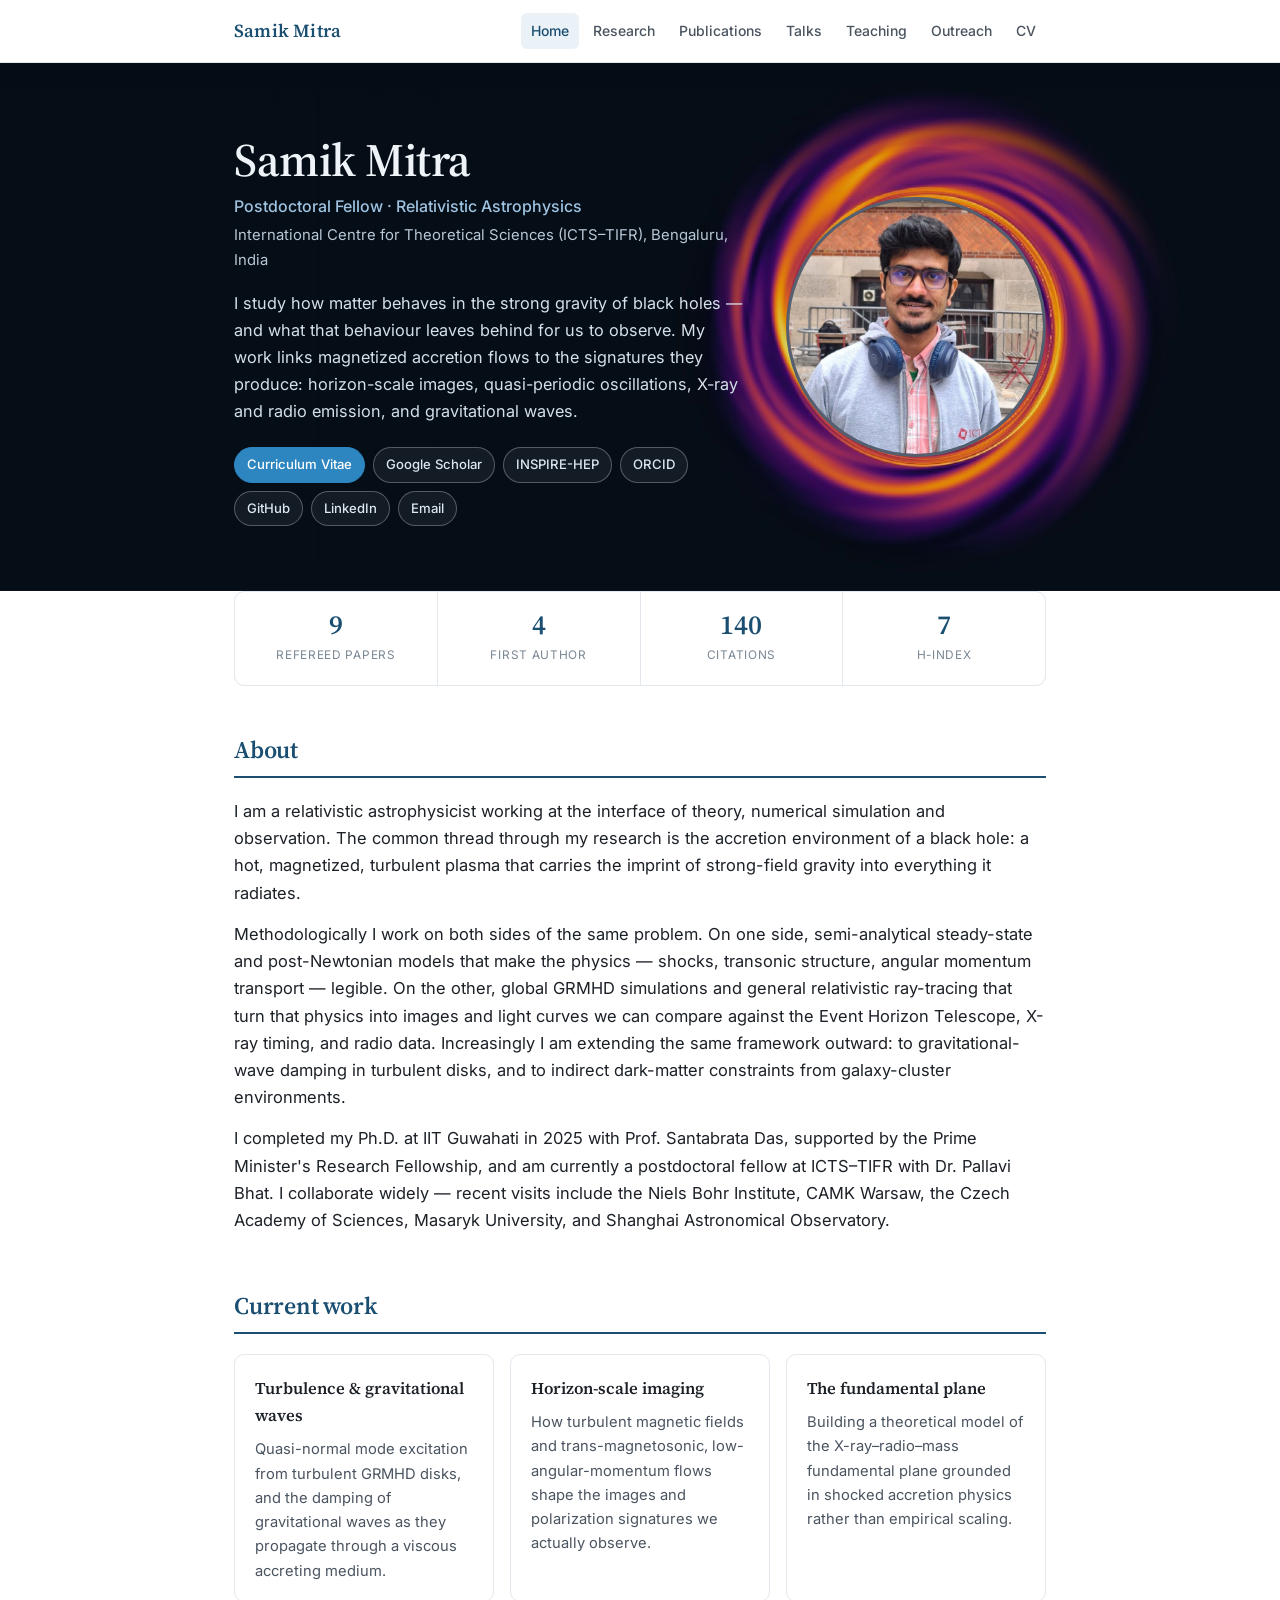
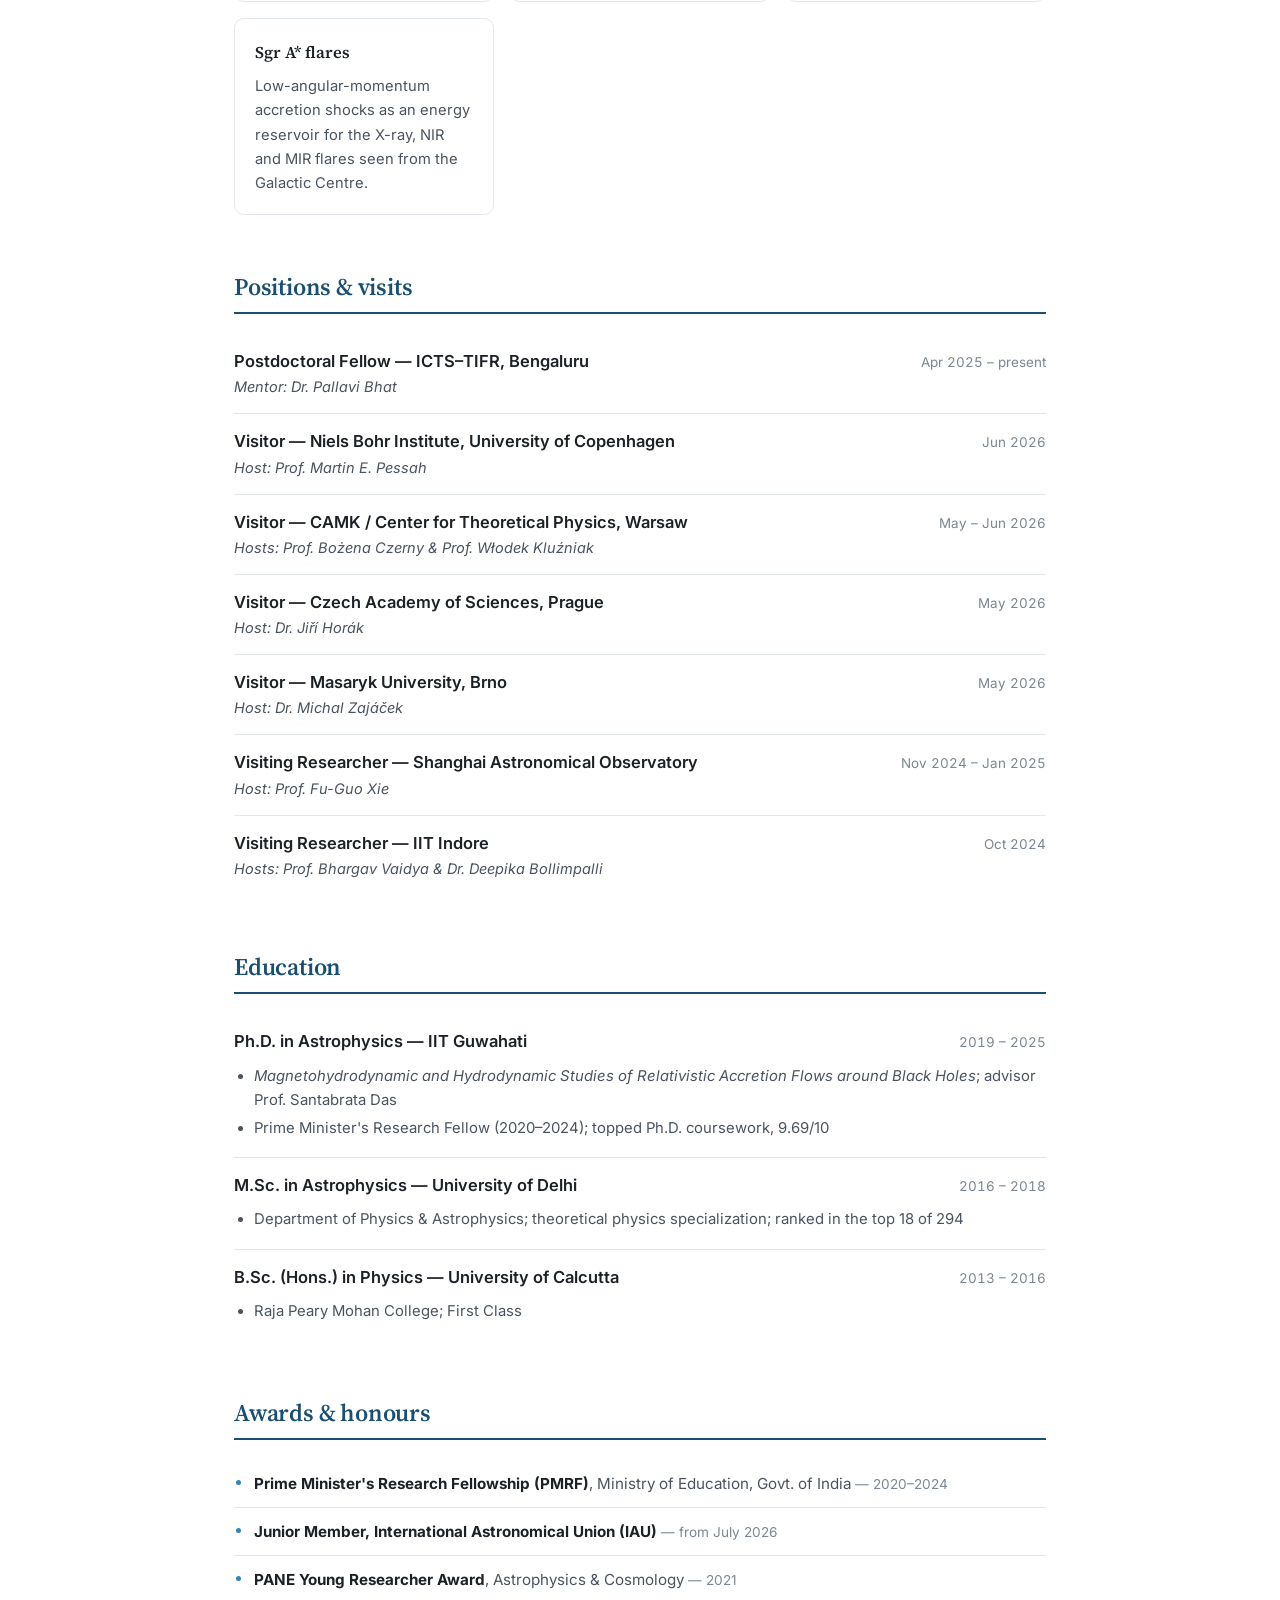
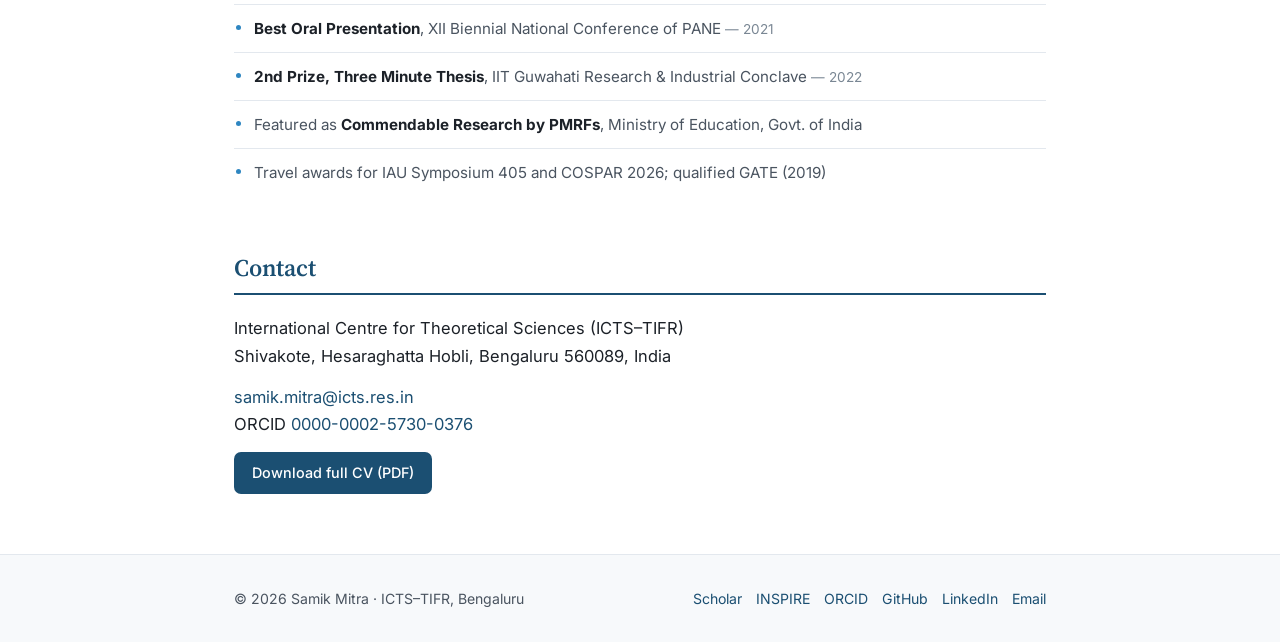
<file: index.html>
<!DOCTYPE html>
<html lang="en">
<head>
<meta charset="utf-8">
<meta name="viewport" content="width=device-width, initial-scale=1">
<title>Samik Mitra — Relativistic Astrophysics</title>
<meta name="description" content="Samik Mitra — postdoctoral fellow at ICTS-TIFR working on black hole accretion, GRMHD, gravitational waves and horizon-scale imaging.">
<link rel="preconnect" href="https://fonts.googleapis.com">
<link rel="preconnect" href="https://fonts.gstatic.com" crossorigin>
<link href="https://fonts.googleapis.com/css2?family=Inter:wght@400;500;600&family=Source+Serif+4:opsz,wght@8..60,400;8..60,600&display=swap" rel="stylesheet">
<link rel="stylesheet" href="style.css">
</head>
<body>

<header class="site">
  <div class="wrap">
    <a class="brand" href="index.html">Samik Mitra</a>
    <nav class="site">
      <a href="index.html" class="active">Home</a>
      <a href="research.html">Research</a>
      <a href="publications.html">Publications</a>
      <a href="talks.html">Talks</a>
      <a href="teaching.html">Teaching</a>
      <a href="outreach.html">Outreach</a>
      <a href="cv/Mitra_Samik_CV.pdf">CV</a>
    </nav>
  </div>
</header>

<div class="hero">
  <div class="hero-art"><img src="assets/hero.jpg" alt="Ray-traced image of a magnetized accretion flow around a black hole, from my GRMHD simulations"></div>
  <div class="wrap">
    <div>
      <h1>Samik Mitra</h1>
      <p class="role">Postdoctoral Fellow · Relativistic Astrophysics</p>
      <p class="affil">International Centre for Theoretical Sciences (ICTS&ndash;TIFR), Bengaluru, India</p>
      <p class="lede">
        I study how matter behaves in the strong gravity of black holes &mdash; and what that
        behaviour leaves behind for us to observe. My work links magnetized accretion flows to
        the signatures they produce: horizon-scale images, quasi-periodic oscillations,
        X-ray and radio emission, and gravitational waves.
      </p>
      <div class="links">
        <a class="primary" href="cv/Mitra_Samik_CV.pdf">Curriculum Vitae</a>
        <a href="https://scholar.google.com/citations?hl=en&user=CJJ-J1IAAAAJ">Google Scholar</a>
        <a href="https://inspirehep.net/authors/2062596">INSPIRE-HEP</a>
        <a href="https://orcid.org/0000-0002-5730-0376">ORCID</a>
        <a href="https://github.com/R-0-n-Y">GitHub</a>
        <a href="https://www.linkedin.com/in/samik-mitra-608916213/">LinkedIn</a>
        <a href="mailto:samik.mitra@icts.res.in">Email</a>
      </div>
    </div>
    <div>
      <img class="portrait" src="assets/portrait.jpg" alt="Samik Mitra">
    </div>
  </div>
</div>

<main class="wrap">

  <div class="stats">
    <div class="stat"><span class="n">9</span><span class="l">Refereed papers</span></div>
    <div class="stat"><span class="n">4</span><span class="l">First author</span></div>
    <div class="stat"><span class="n">140</span><span class="l">Citations</span></div>
    <div class="stat"><span class="n">7</span><span class="l">h-index</span></div>
  </div>

  <section>
    <h2 class="ruled">About</h2>
    <p>
      I am a relativistic astrophysicist working at the interface of theory, numerical simulation
      and observation. The common thread through my research is the accretion environment of a
      black hole: a hot, magnetized, turbulent plasma that carries the imprint of strong-field
      gravity into everything it radiates.
    </p>
    <p>
      Methodologically I work on both sides of the same problem. On one side, semi-analytical
      steady-state and post-Newtonian models that make the physics &mdash; shocks, transonic
      structure, angular momentum transport &mdash; legible. On the other, global GRMHD simulations
      and general relativistic ray-tracing that turn that physics into images and light curves
      we can compare against the Event Horizon Telescope, X-ray timing, and radio data.
      Increasingly I am extending the same framework outward: to gravitational-wave damping in
      turbulent disks, and to indirect dark-matter constraints from galaxy-cluster environments.
    </p>
    <p>
      I completed my Ph.D. at IIT Guwahati in 2025 with Prof. Santabrata Das, supported by the
      Prime Minister's Research Fellowship, and am currently a postdoctoral fellow at ICTS&ndash;TIFR
      with Dr. Pallavi Bhat. I collaborate widely &mdash; recent visits include the Niels Bohr
      Institute, CAMK Warsaw, the Czech Academy of Sciences, Masaryk University, and Shanghai
      Astronomical Observatory.
    </p>
  </section>

  <section>
    <h2 class="ruled">Current work</h2>
    <div class="cards">
      <div class="card">
        <h3>Turbulence &amp; gravitational waves</h3>
        <p>Quasi-normal mode excitation from turbulent GRMHD disks, and the damping of gravitational
           waves as they propagate through a viscous accreting medium.</p>
      </div>
      <div class="card">
        <h3>Horizon-scale imaging</h3>
        <p>How turbulent magnetic fields and trans-magnetosonic, low-angular-momentum flows shape
           the images and polarization signatures we actually observe.</p>
      </div>
      <div class="card">
        <h3>The fundamental plane</h3>
        <p>Building a theoretical model of the X-ray&ndash;radio&ndash;mass fundamental plane grounded
           in shocked accretion physics rather than empirical scaling.</p>
      </div>
      <div class="card">
        <h3>Sgr A* flares</h3>
        <p>Low-angular-momentum accretion shocks as an energy reservoir for the X-ray, NIR and MIR
           flares seen from the Galactic Centre.</p>
      </div>
    </div>
  </section>

  <section>
    <h2 class="ruled">Positions &amp; visits</h2>
    <div class="entry">
      <div class="top"><span class="what">Postdoctoral Fellow &mdash; ICTS&ndash;TIFR, Bengaluru</span><span class="when">Apr 2025 &ndash; present</span></div>
      <div class="who">Mentor: Dr. Pallavi Bhat</div>
    </div>
    <div class="entry">
      <div class="top"><span class="what">Visitor &mdash; Niels Bohr Institute, University of Copenhagen</span><span class="when">Jun 2026</span></div>
      <div class="who">Host: Prof. Martin E. Pessah</div>
    </div>
    <div class="entry">
      <div class="top"><span class="what">Visitor &mdash; CAMK / Center for Theoretical Physics, Warsaw</span><span class="when">May &ndash; Jun 2026</span></div>
      <div class="who">Hosts: Prof. Bo&#380;ena Czerny &amp; Prof. W&#322;odek Klu&#378;niak</div>
    </div>
    <div class="entry">
      <div class="top"><span class="what">Visitor &mdash; Czech Academy of Sciences, Prague</span><span class="when">May 2026</span></div>
      <div class="who">Host: Dr. Ji&#345;&iacute; Hor&aacute;k</div>
    </div>
    <div class="entry">
      <div class="top"><span class="what">Visitor &mdash; Masaryk University, Brno</span><span class="when">May 2026</span></div>
      <div class="who">Host: Dr. Michal Zaj&aacute;&#269;ek</div>
    </div>
    <div class="entry">
      <div class="top"><span class="what">Visiting Researcher &mdash; Shanghai Astronomical Observatory</span><span class="when">Nov 2024 &ndash; Jan 2025</span></div>
      <div class="who">Host: Prof. Fu-Guo Xie</div>
    </div>
    <div class="entry">
      <div class="top"><span class="what">Visiting Researcher &mdash; IIT Indore</span><span class="when">Oct 2024</span></div>
      <div class="who">Hosts: Prof. Bhargav Vaidya &amp; Dr. Deepika Bollimpalli</div>
    </div>
  </section>

  <section>
    <h2 class="ruled">Education</h2>
    <div class="entry">
      <div class="top"><span class="what">Ph.D. in Astrophysics &mdash; IIT Guwahati</span><span class="when">2019 &ndash; 2025</span></div>
      <ul>
        <li><em>Magnetohydrodynamic and Hydrodynamic Studies of Relativistic Accretion Flows around Black Holes</em>; advisor Prof. Santabrata Das</li>
        <li>Prime Minister's Research Fellow (2020&ndash;2024); topped Ph.D. coursework, 9.69/10</li>
      </ul>
    </div>
    <div class="entry">
      <div class="top"><span class="what">M.Sc. in Astrophysics &mdash; University of Delhi</span><span class="when">2016 &ndash; 2018</span></div>
      <ul><li>Department of Physics &amp; Astrophysics; theoretical physics specialization; ranked in the top 18 of 294</li></ul>
    </div>
    <div class="entry">
      <div class="top"><span class="what">B.Sc. (Hons.) in Physics &mdash; University of Calcutta</span><span class="when">2013 &ndash; 2016</span></div>
      <ul><li>Raja Peary Mohan College; First Class</li></ul>
    </div>
  </section>

  <section>
    <h2 class="ruled">Awards &amp; honours</h2>
    <ul class="plain">
      <li><strong>Prime Minister's Research Fellowship (PMRF)</strong>, Ministry of Education, Govt. of India <span class="meta">— 2020&ndash;2024</span></li>
      <li><strong>Junior Member, International Astronomical Union (IAU)</strong> <span class="meta">— from July 2026</span></li>
      <li><strong>PANE Young Researcher Award</strong>, Astrophysics &amp; Cosmology <span class="meta">— 2021</span></li>
      <li><strong>Best Oral Presentation</strong>, XII Biennial National Conference of PANE <span class="meta">— 2021</span></li>
      <li><strong>2nd Prize, Three Minute Thesis</strong>, IIT Guwahati Research &amp; Industrial Conclave <span class="meta">— 2022</span></li>
      <li>Featured as <strong>Commendable Research by PMRFs</strong>, Ministry of Education, Govt. of India</li>
      <li>Travel awards for IAU Symposium 405 and COSPAR 2026; qualified GATE (2019)</li>
    </ul>
  </section>

  <section>
    <h2 class="ruled">Contact</h2>
    <p>
      International Centre for Theoretical Sciences (ICTS&ndash;TIFR)<br>
      Shivakote, Hesaraghatta Hobli, Bengaluru 560089, India
    </p>
    <p>
      <a href="mailto:samik.mitra@icts.res.in">samik.mitra@icts.res.in</a><br>
      ORCID <a href="https://orcid.org/0000-0002-5730-0376">0000-0002-5730-0376</a>
    </p>
    <p><a class="btn" href="cv/Mitra_Samik_CV.pdf">Download full CV (PDF)</a></p>
  </section>

</main>

<footer class="site">
  <div class="wrap">
    <div>&copy; 2026 Samik Mitra · ICTS&ndash;TIFR, Bengaluru</div>
    <div class="fl">
      <a href="https://scholar.google.com/citations?hl=en&user=CJJ-J1IAAAAJ">Scholar</a>
      <a href="https://inspirehep.net/authors/2062596">INSPIRE</a>
      <a href="https://orcid.org/0000-0002-5730-0376">ORCID</a>
      <a href="https://github.com/R-0-n-Y">GitHub</a>
      <a href="https://www.linkedin.com/in/samik-mitra-608916213/">LinkedIn</a>
      <a href="mailto:samik.mitra@icts.res.in">Email</a>
    </div>
  </div>
</footer>

</body>
</html>
</file>
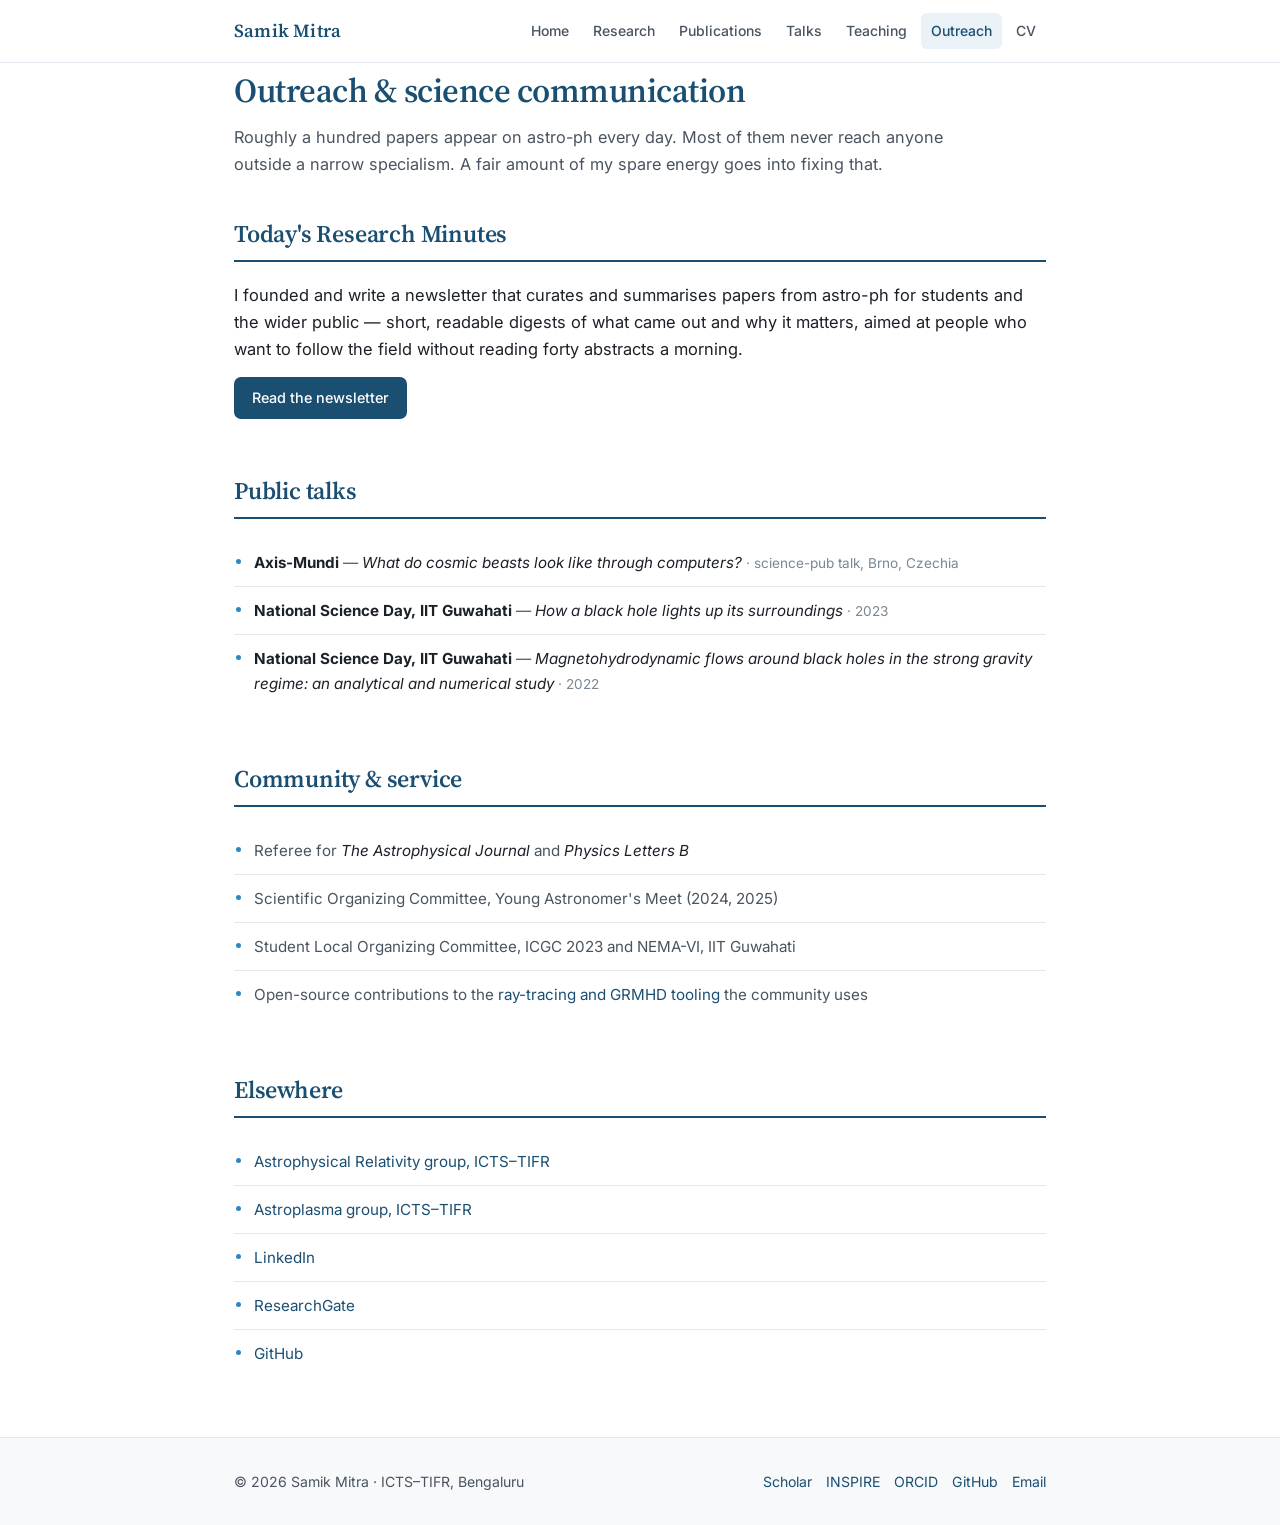
<file: outreach.html>
<!DOCTYPE html>
<html lang="en">
<head>
<meta charset="utf-8">
<meta name="viewport" content="width=device-width, initial-scale=1">
<title>Outreach — Samik Mitra</title>
<meta name="description" content="Science communication, public talks and Today's Research Minutes — a newsletter summarising astro-ph papers.">
<link rel="preconnect" href="https://fonts.googleapis.com">
<link rel="preconnect" href="https://fonts.gstatic.com" crossorigin>
<link href="https://fonts.googleapis.com/css2?family=Inter:wght@400;500;600&family=Source+Serif+4:opsz,wght@8..60,400;8..60,600&display=swap" rel="stylesheet">
<link rel="stylesheet" href="style.css">
</head>
<body>

<header class="site">
  <div class="wrap">
    <a class="brand" href="index.html">Samik Mitra</a>
    <nav class="site">
      <a href="index.html">Home</a>
      <a href="research.html">Research</a>
      <a href="publications.html">Publications</a>
      <a href="talks.html">Talks</a>
      <a href="teaching.html">Teaching</a>
      <a href="outreach.html" class="active">Outreach</a>
      <a href="cv/Mitra_Samik_CV.pdf">CV</a>
    </nav>
  </div>
</header>

<main class="wrap">
  <h1 class="page-title">Outreach &amp; science communication</h1>
  <p class="page-intro">
    Roughly a hundred papers appear on astro-ph every day. Most of them never reach anyone
    outside a narrow specialism. A fair amount of my spare energy goes into fixing that.
  </p>

  <section>
    <h2 class="ruled">Today's Research Minutes</h2>
    <p>
      I founded and write a newsletter that curates and summarises papers from astro-ph for
      students and the wider public &mdash; short, readable digests of what came out and why it
      matters, aimed at people who want to follow the field without reading forty abstracts
      a morning.
    </p>
    <p>
      <a class="btn" href="https://www.linkedin.com/newsletters/today-s-research-minutes-7396825447063445504/">Read the newsletter</a>
    </p>
  </section>

  <section>
    <h2 class="ruled">Public talks</h2>
    <ul class="plain">
      <li><strong>Axis-Mundi</strong> — <em>What do cosmic beasts look like through computers?</em><span class="meta"> · science-pub talk, Brno, Czechia</span></li>
      <li><strong>National Science Day, IIT Guwahati</strong> — <em>How a black hole lights up its surroundings</em> <span class="meta">· 2023</span></li>
      <li><strong>National Science Day, IIT Guwahati</strong> — <em>Magnetohydrodynamic flows around black holes in the strong gravity regime: an analytical and numerical study</em> <span class="meta">· 2022</span></li>
    </ul>
  </section>

  <section>
    <h2 class="ruled">Community &amp; service</h2>
    <ul class="plain">
      <li>Referee for <em>The Astrophysical Journal</em> and <em>Physics Letters B</em></li>
      <li>Scientific Organizing Committee, Young Astronomer's Meet (2024, 2025)</li>
      <li>Student Local Organizing Committee, ICGC 2023 and NEMA-VI, IIT Guwahati</li>
      <li>Open-source contributions to the <a href="https://github.com/R-0-n-Y">ray-tracing and GRMHD tooling</a> the community uses</li>
    </ul>
  </section>

  <section>
    <h2 class="ruled">Elsewhere</h2>
    <ul class="plain">
      <li><a href="https://www.icts.res.in/research/astrorel/members">Astrophysical Relativity group, ICTS&ndash;TIFR</a></li>
      <li><a href="https://astroplasma.icts.res.in/">Astroplasma group, ICTS&ndash;TIFR</a></li>
      <li><a href="https://www.linkedin.com/in/samik-mitra-608916213/">LinkedIn</a></li>
      <li><a href="https://www.researchgate.net/profile/Samik-Mitra-2">ResearchGate</a></li>
      <li><a href="https://github.com/R-0-n-Y">GitHub</a></li>
    </ul>
  </section>

</main>

<footer class="site">
  <div class="wrap">
    <div>&copy; 2026 Samik Mitra · ICTS&ndash;TIFR, Bengaluru</div>
    <div class="fl">
      <a href="https://scholar.google.com/citations?hl=en&user=CJJ-J1IAAAAJ">Scholar</a>
      <a href="https://inspirehep.net/authors/2062596">INSPIRE</a>
      <a href="https://orcid.org/0000-0002-5730-0376">ORCID</a>
      <a href="https://github.com/R-0-n-Y">GitHub</a>
      <a href="mailto:samik.mitra@icts.res.in">Email</a>
    </div>
  </div>
</footer>

</body>
</html>
</file>
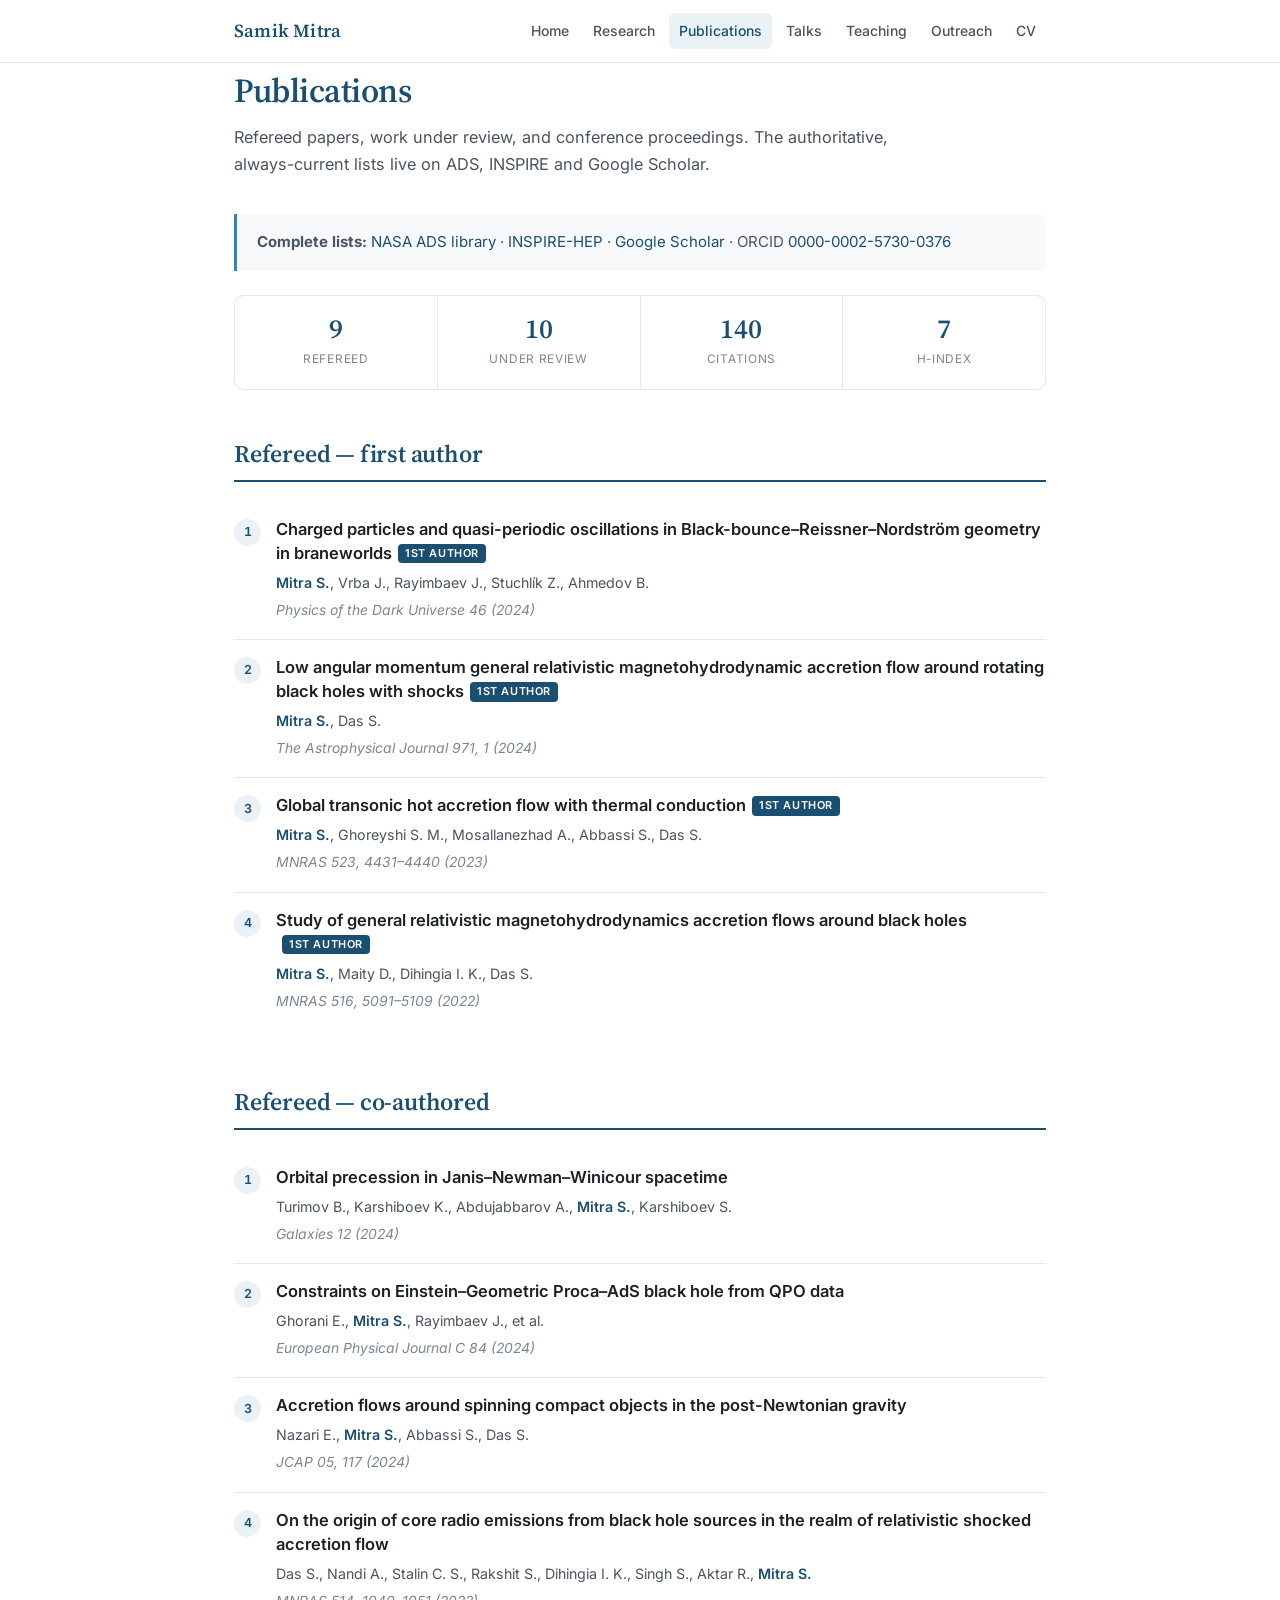
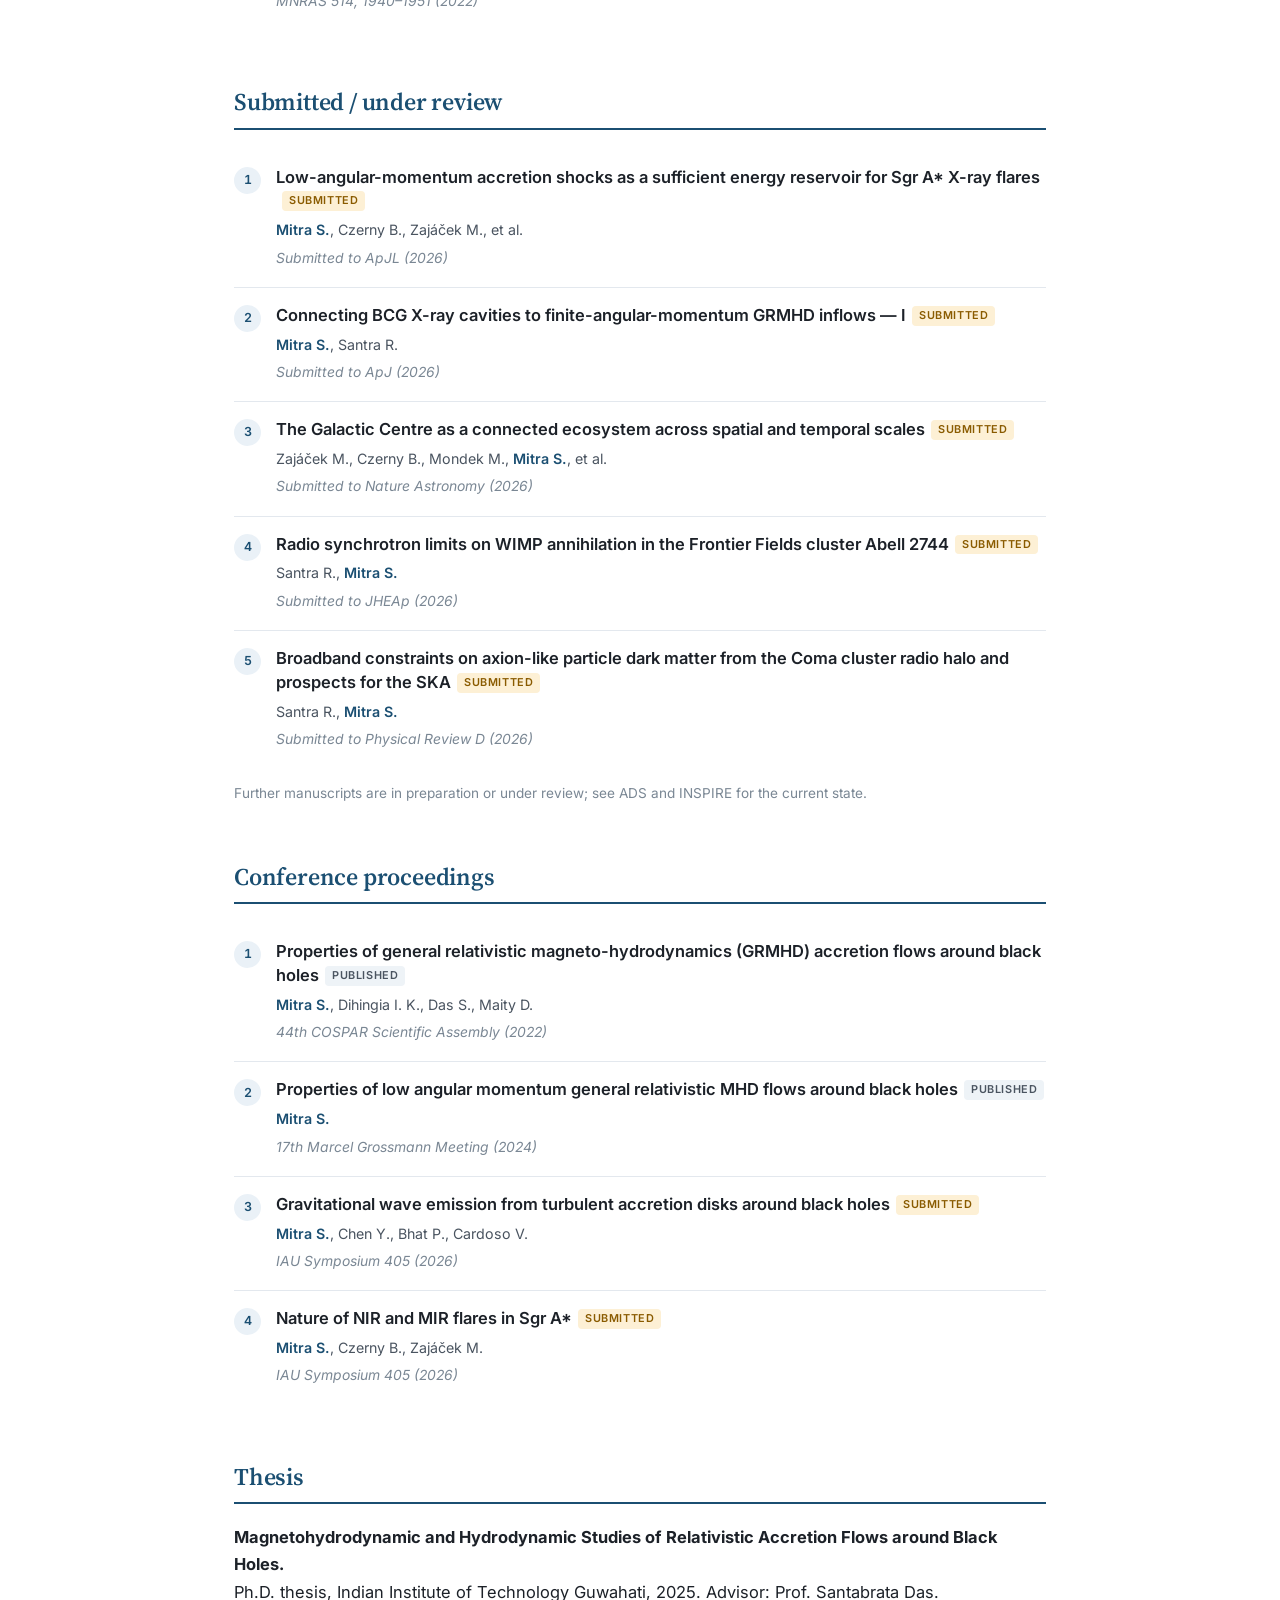
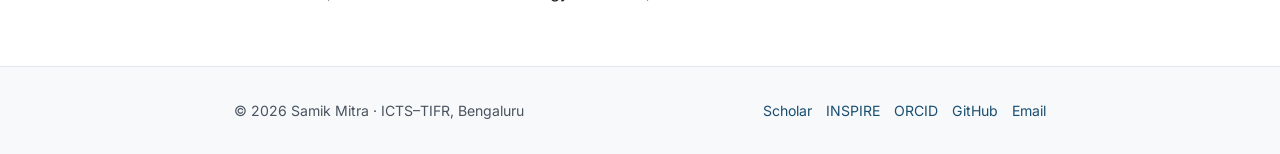
<file: publications.html>
<!DOCTYPE html>
<html lang="en">
<head>
<meta charset="utf-8">
<meta name="viewport" content="width=device-width, initial-scale=1">
<title>Publications — Samik Mitra</title>
<meta name="description" content="Refereed publications, submitted work and conference proceedings of Samik Mitra.">
<link rel="preconnect" href="https://fonts.googleapis.com">
<link rel="preconnect" href="https://fonts.gstatic.com" crossorigin>
<link href="https://fonts.googleapis.com/css2?family=Inter:wght@400;500;600&family=Source+Serif+4:opsz,wght@8..60,400;8..60,600&display=swap" rel="stylesheet">
<link rel="stylesheet" href="style.css">
</head>
<body>

<header class="site">
  <div class="wrap">
    <a class="brand" href="index.html">Samik Mitra</a>
    <nav class="site">
      <a href="index.html">Home</a>
      <a href="research.html">Research</a>
      <a href="publications.html" class="active">Publications</a>
      <a href="talks.html">Talks</a>
      <a href="teaching.html">Teaching</a>
      <a href="outreach.html">Outreach</a>
      <a href="cv/Mitra_Samik_CV.pdf">CV</a>
    </nav>
  </div>
</header>

<main class="wrap">
  <h1 class="page-title">Publications</h1>
  <p class="page-intro">
    Refereed papers, work under review, and conference proceedings. The authoritative,
    always-current lists live on ADS, INSPIRE and Google Scholar.
  </p>

  <div class="callout">
    <strong>Complete lists:</strong>
    <a href="https://ui.adsabs.harvard.edu/user/libraries/Rg6oPH8CRtevZMOfYs6Ggg">NASA ADS library</a> ·
    <a href="https://inspirehep.net/authors/2062596">INSPIRE-HEP</a> ·
    <a href="https://scholar.google.com/citations?hl=en&user=CJJ-J1IAAAAJ&view_op=list_works&sortby=pubdate">Google Scholar</a> ·
    ORCID <a href="https://orcid.org/0000-0002-5730-0376">0000-0002-5730-0376</a>
  </div>

  <div class="stats">
    <div class="stat"><span class="n">9</span><span class="l">Refereed</span></div>
    <div class="stat"><span class="n">10</span><span class="l">Under review</span></div>
    <div class="stat"><span class="n">140</span><span class="l">Citations</span></div>
    <div class="stat"><span class="n">7</span><span class="l">h-index</span></div>
  </div>

  <section>
    <h2 class="ruled">Refereed &mdash; first author</h2>
    <ol class="pubs">
      <li>
        <span class="pub-title">Charged particles and quasi-periodic oscillations in Black-bounce&ndash;Reissner&ndash;Nordstr&ouml;m geometry in braneworlds<span class="tag first">1st author</span></span>
        <span class="pub-authors"><span class="me">Mitra S.</span>, Vrba J., Rayimbaev J., Stuchl&iacute;k Z., Ahmedov B.</span><br>
        <span class="pub-venue">Physics of the Dark Universe 46 (2024)</span>
      </li>
      <li>
        <span class="pub-title">Low angular momentum general relativistic magnetohydrodynamic accretion flow around rotating black holes with shocks<span class="tag first">1st author</span></span>
        <span class="pub-authors"><span class="me">Mitra S.</span>, Das S.</span><br>
        <span class="pub-venue">The Astrophysical Journal 971, 1 (2024)</span>
      </li>
      <li>
        <span class="pub-title">Global transonic hot accretion flow with thermal conduction<span class="tag first">1st author</span></span>
        <span class="pub-authors"><span class="me">Mitra S.</span>, Ghoreyshi S. M., Mosallanezhad A., Abbassi S., Das S.</span><br>
        <span class="pub-venue">MNRAS 523, 4431&ndash;4440 (2023)</span>
      </li>
      <li>
        <span class="pub-title">Study of general relativistic magnetohydrodynamics accretion flows around black holes<span class="tag first">1st author</span></span>
        <span class="pub-authors"><span class="me">Mitra S.</span>, Maity D., Dihingia I. K., Das S.</span><br>
        <span class="pub-venue">MNRAS 516, 5091&ndash;5109 (2022)</span>
      </li>
    </ol>
  </section>

  <section>
    <h2 class="ruled">Refereed &mdash; co-authored</h2>
    <ol class="pubs">
      <li>
        <span class="pub-title">Orbital precession in Janis&ndash;Newman&ndash;Winicour spacetime</span>
        <span class="pub-authors">Turimov B., Karshiboev K., Abdujabbarov A., <span class="me">Mitra S.</span>, Karshiboev S.</span><br>
        <span class="pub-venue">Galaxies 12 (2024)</span>
      </li>
      <li>
        <span class="pub-title">Constraints on Einstein&ndash;Geometric Proca&ndash;AdS black hole from QPO data</span>
        <span class="pub-authors">Ghorani E., <span class="me">Mitra S.</span>, Rayimbaev J., et al.</span><br>
        <span class="pub-venue">European Physical Journal C 84 (2024)</span>
      </li>
      <li>
        <span class="pub-title">Accretion flows around spinning compact objects in the post-Newtonian gravity</span>
        <span class="pub-authors">Nazari E., <span class="me">Mitra S.</span>, Abbassi S., Das S.</span><br>
        <span class="pub-venue">JCAP 05, 117 (2024)</span>
      </li>
      <li>
        <span class="pub-title">On the origin of core radio emissions from black hole sources in the realm of relativistic shocked accretion flow</span>
        <span class="pub-authors">Das S., Nandi A., Stalin C. S., Rakshit S., Dihingia I. K., Singh S., Aktar R., <span class="me">Mitra S.</span></span><br>
        <span class="pub-venue">MNRAS 514, 1940&ndash;1951 (2022)</span>
      </li>
    </ol>
  </section>

  <section>
    <h2 class="ruled">Submitted / under review</h2>
    <ol class="pubs">
      <li>
        <span class="pub-title">Low-angular-momentum accretion shocks as a sufficient energy reservoir for Sgr A* X-ray flares<span class="tag review">Submitted</span></span>
        <span class="pub-authors"><span class="me">Mitra S.</span>, Czerny B., Zaj&aacute;&#269;ek M., et al.</span><br>
        <span class="pub-venue">Submitted to ApJL (2026)</span>
      </li>
      <li>
        <span class="pub-title">Connecting BCG X-ray cavities to finite-angular-momentum GRMHD inflows &mdash; I<span class="tag review">Submitted</span></span>
        <span class="pub-authors"><span class="me">Mitra S.</span>, Santra R.</span><br>
        <span class="pub-venue">Submitted to ApJ (2026)</span>
      </li>
      <li>
        <span class="pub-title">The Galactic Centre as a connected ecosystem across spatial and temporal scales<span class="tag review">Submitted</span></span>
        <span class="pub-authors">Zaj&aacute;&#269;ek M., Czerny B., Mondek M., <span class="me">Mitra S.</span>, et al.</span><br>
        <span class="pub-venue">Submitted to Nature Astronomy (2026)</span>
      </li>
      <li>
        <span class="pub-title">Radio synchrotron limits on WIMP annihilation in the Frontier Fields cluster Abell 2744<span class="tag review">Submitted</span></span>
        <span class="pub-authors">Santra R., <span class="me">Mitra S.</span></span><br>
        <span class="pub-venue">Submitted to JHEAp (2026)</span>
      </li>
      <li>
        <span class="pub-title">Broadband constraints on axion-like particle dark matter from the Coma cluster radio halo and prospects for the SKA<span class="tag review">Submitted</span></span>
        <span class="pub-authors">Santra R., <span class="me">Mitra S.</span></span><br>
        <span class="pub-venue">Submitted to Physical Review D (2026)</span>
      </li>
    </ol>
    <p class="meta" style="margin-top:14px">
      Further manuscripts are in preparation or under review; see ADS and INSPIRE for the current state.
    </p>
  </section>

  <section>
    <h2 class="ruled">Conference proceedings</h2>
    <ol class="pubs">
      <li>
        <span class="pub-title">Properties of general relativistic magneto-hydrodynamics (GRMHD) accretion flows around black holes<span class="tag proc">Published</span></span>
        <span class="pub-authors"><span class="me">Mitra S.</span>, Dihingia I. K., Das S., Maity D.</span><br>
        <span class="pub-venue">44th COSPAR Scientific Assembly (2022)</span>
      </li>
      <li>
        <span class="pub-title">Properties of low angular momentum general relativistic MHD flows around black holes<span class="tag proc">Published</span></span>
        <span class="pub-authors"><span class="me">Mitra S.</span></span><br>
        <span class="pub-venue">17th Marcel Grossmann Meeting (2024)</span>
      </li>
      <li>
        <span class="pub-title">Gravitational wave emission from turbulent accretion disks around black holes<span class="tag review">Submitted</span></span>
        <span class="pub-authors"><span class="me">Mitra S.</span>, Chen Y., Bhat P., Cardoso V.</span><br>
        <span class="pub-venue">IAU Symposium 405 (2026)</span>
      </li>
      <li>
        <span class="pub-title">Nature of NIR and MIR flares in Sgr A*<span class="tag review">Submitted</span></span>
        <span class="pub-authors"><span class="me">Mitra S.</span>, Czerny B., Zaj&aacute;&#269;ek M.</span><br>
        <span class="pub-venue">IAU Symposium 405 (2026)</span>
      </li>
    </ol>
  </section>

  <section>
    <h2 class="ruled">Thesis</h2>
    <p>
      <strong>Magnetohydrodynamic and Hydrodynamic Studies of Relativistic Accretion Flows around
      Black Holes.</strong><br>
      Ph.D. thesis, Indian Institute of Technology Guwahati, 2025. Advisor: Prof. Santabrata Das.
    </p>
  </section>

</main>

<footer class="site">
  <div class="wrap">
    <div>&copy; 2026 Samik Mitra · ICTS&ndash;TIFR, Bengaluru</div>
    <div class="fl">
      <a href="https://scholar.google.com/citations?hl=en&user=CJJ-J1IAAAAJ">Scholar</a>
      <a href="https://inspirehep.net/authors/2062596">INSPIRE</a>
      <a href="https://orcid.org/0000-0002-5730-0376">ORCID</a>
      <a href="https://github.com/R-0-n-Y">GitHub</a>
      <a href="mailto:samik.mitra@icts.res.in">Email</a>
    </div>
  </div>
</footer>

</body>
</html>
</file>
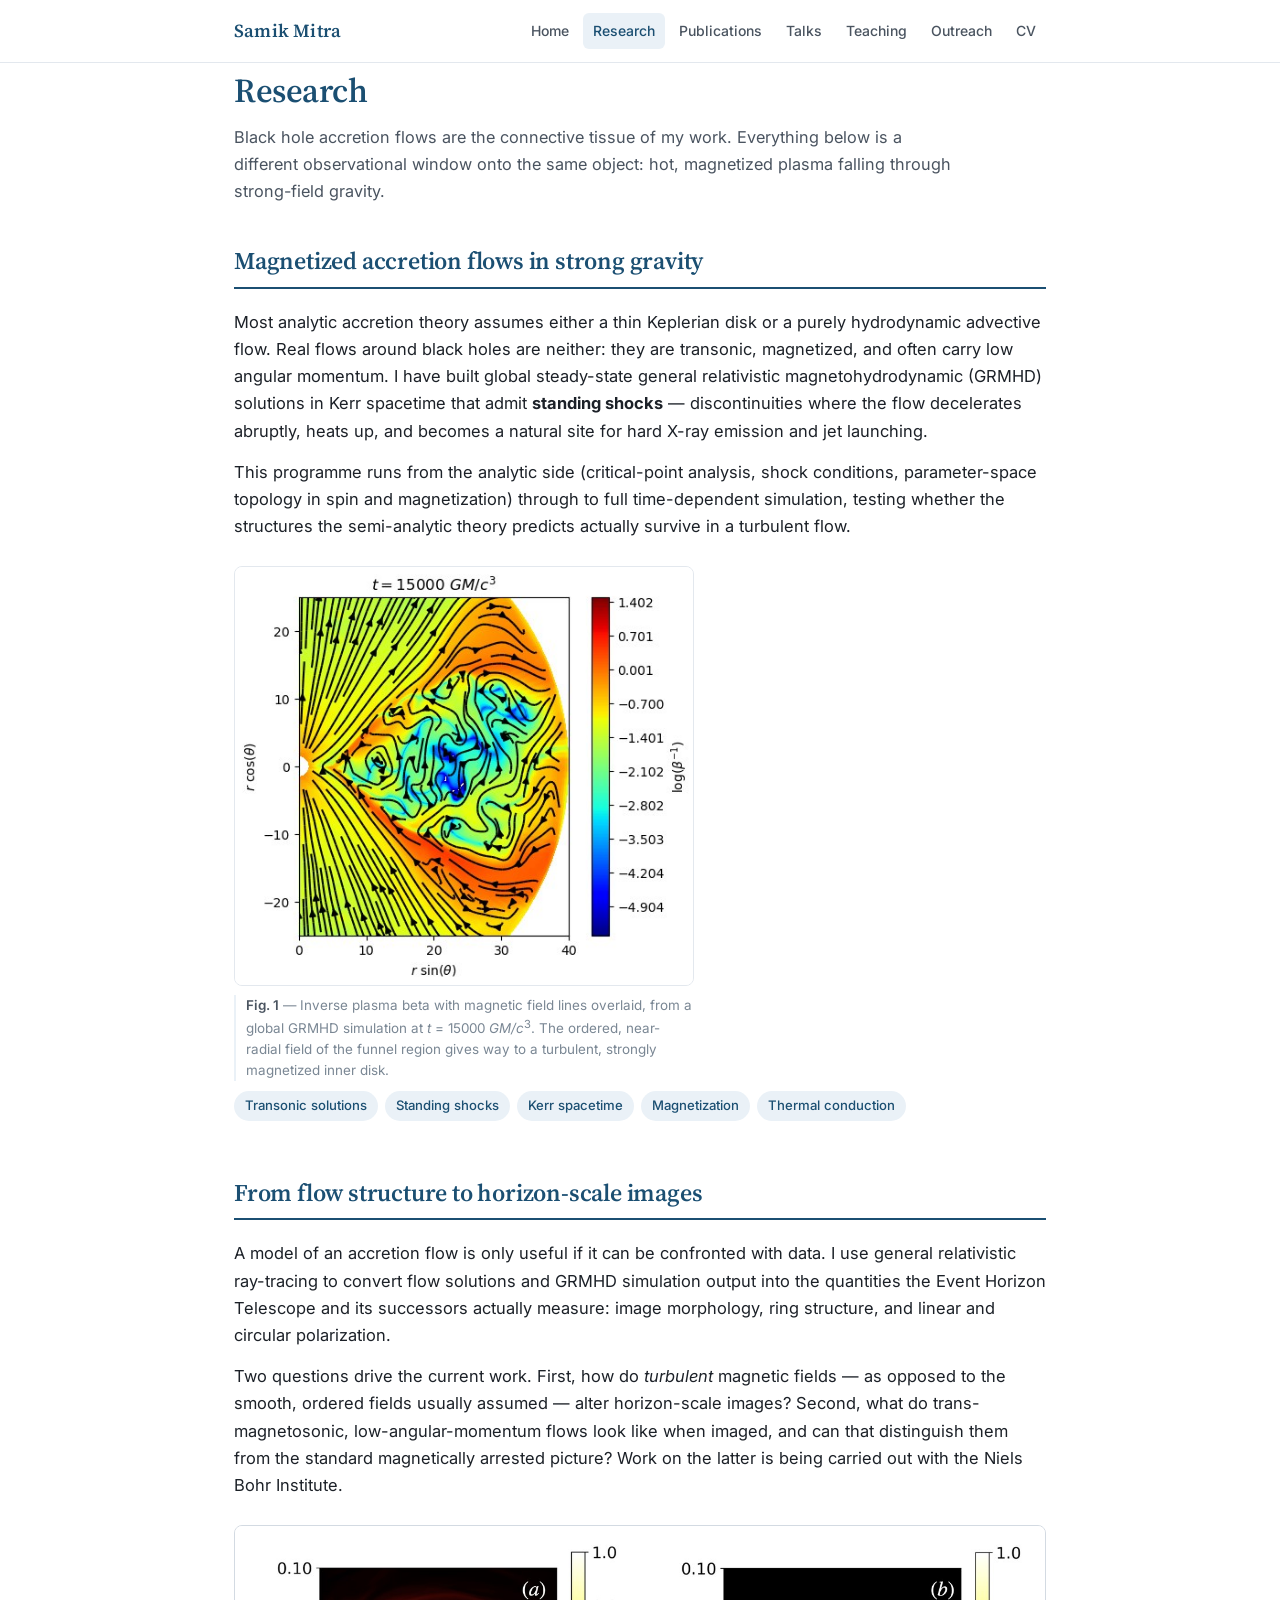
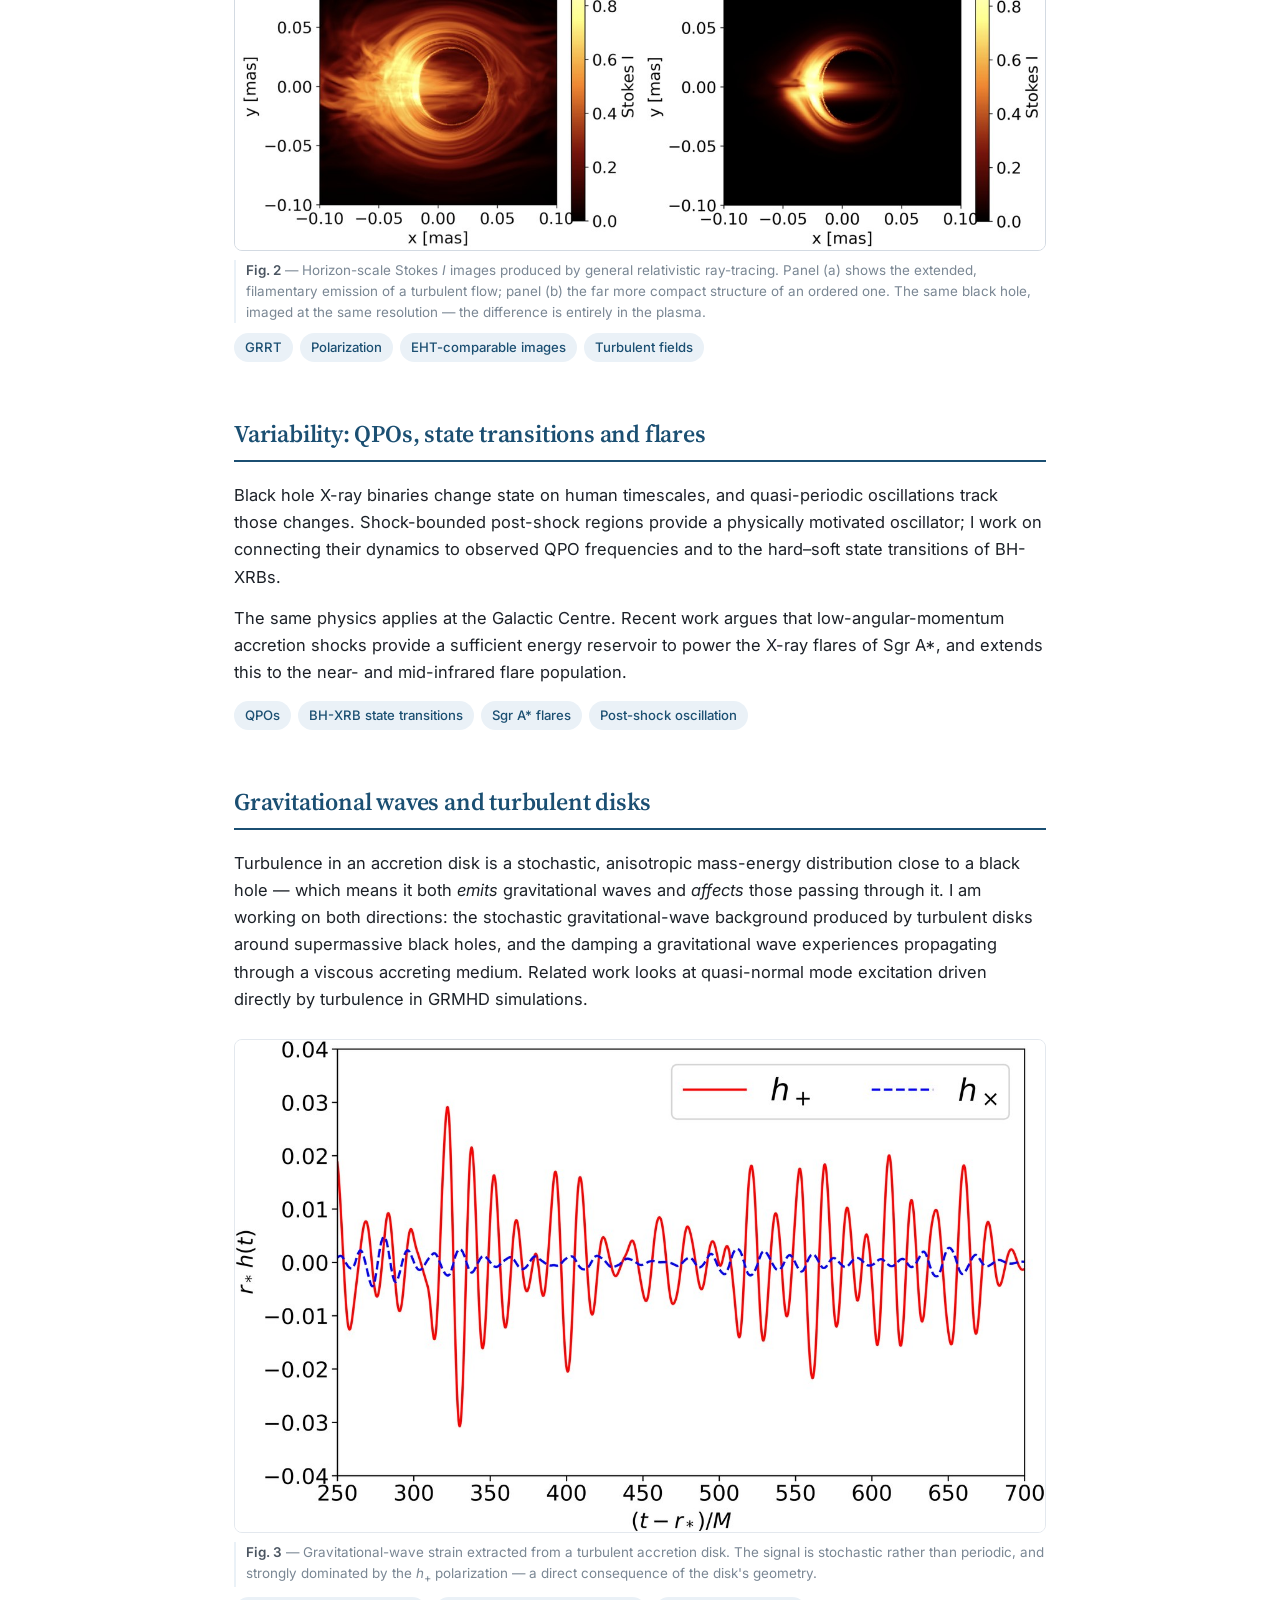
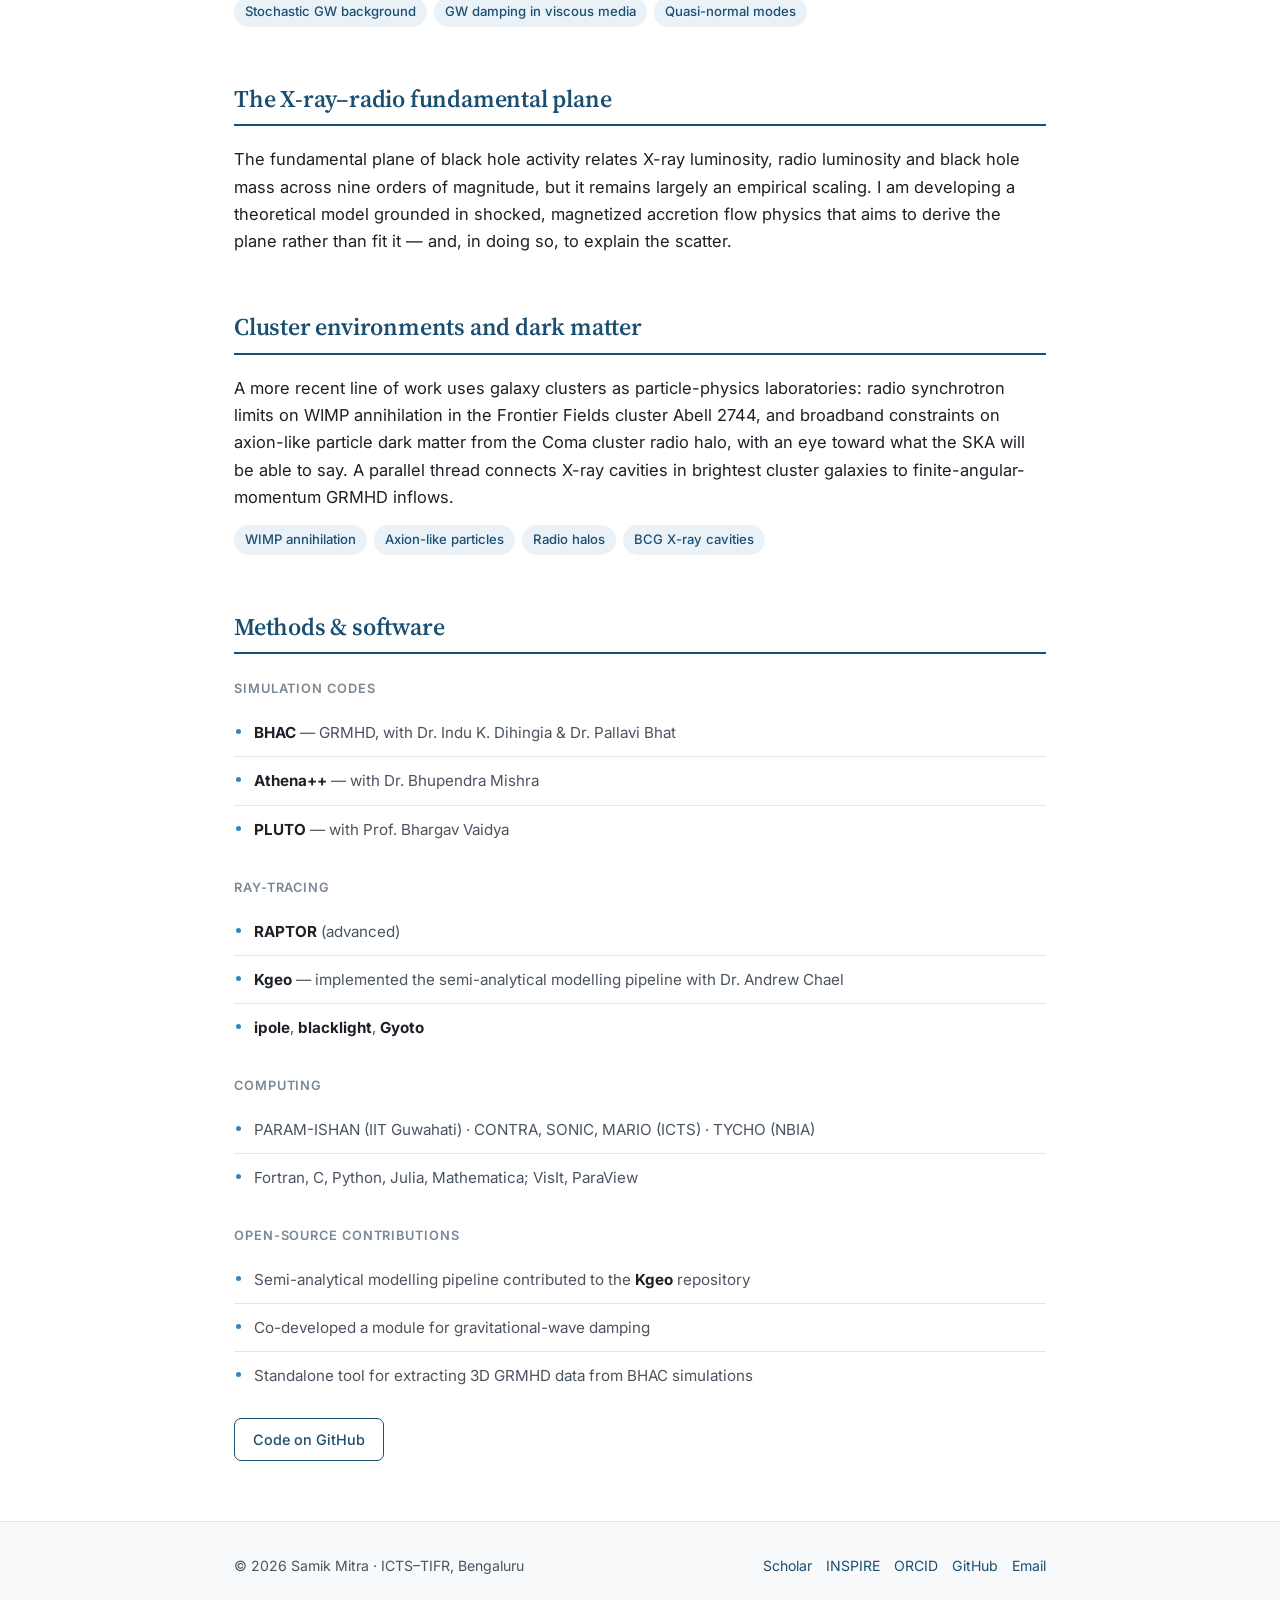
<file: research.html>
<!DOCTYPE html>
<html lang="en">
<head>
<meta charset="utf-8">
<meta name="viewport" content="width=device-width, initial-scale=1">
<title>Research — Samik Mitra</title>
<meta name="description" content="Research themes: GRMHD accretion flows, shocks, QPOs, horizon-scale imaging, gravitational waves from turbulent disks, dark matter in clusters.">
<link rel="preconnect" href="https://fonts.googleapis.com">
<link rel="preconnect" href="https://fonts.gstatic.com" crossorigin>
<link href="https://fonts.googleapis.com/css2?family=Inter:wght@400;500;600&family=Source+Serif+4:opsz,wght@8..60,400;8..60,600&display=swap" rel="stylesheet">
<link rel="stylesheet" href="style.css">
</head>
<body>

<header class="site">
  <div class="wrap">
    <a class="brand" href="index.html">Samik Mitra</a>
    <nav class="site">
      <a href="index.html">Home</a>
      <a href="research.html" class="active">Research</a>
      <a href="publications.html">Publications</a>
      <a href="talks.html">Talks</a>
      <a href="teaching.html">Teaching</a>
      <a href="outreach.html">Outreach</a>
      <a href="cv/Mitra_Samik_CV.pdf">CV</a>
    </nav>
  </div>
</header>

<main class="wrap">
  <h1 class="page-title">Research</h1>
  <p class="page-intro">
    Black hole accretion flows are the connective tissue of my work. Everything below is a
    different observational window onto the same object: hot, magnetized plasma falling through
    strong-field gravity.
  </p>

  <section>
    <h2 class="ruled">Magnetized accretion flows in strong gravity</h2>
    <p>
      Most analytic accretion theory assumes either a thin Keplerian disk or a purely
      hydrodynamic advective flow. Real flows around black holes are neither: they are
      transonic, magnetized, and often carry low angular momentum. I have built global
      steady-state general relativistic magnetohydrodynamic (GRMHD) solutions in Kerr spacetime
      that admit <strong>standing shocks</strong> &mdash; discontinuities where the flow
      decelerates abruptly, heats up, and becomes a natural site for hard X-ray emission and
      jet launching.
    </p>
    <p>
      This programme runs from the analytic side (critical-point analysis, shock conditions,
      parameter-space topology in spin and magnetization) through to full time-dependent
      simulation, testing whether the structures the semi-analytic theory predicts actually
      survive in a turbulent flow.
    </p>
    <figure class="fig narrow">
      <img src="assets/fig-grmhd.jpg" alt="Inverse plasma beta with magnetic field-line streamlines in a GRMHD accretion flow at t = 15000 GM/c cubed">
      <figcaption><strong>Fig. 1</strong> — Inverse plasma beta with magnetic field lines overlaid,
      from a global GRMHD simulation at <em>t</em> = 15000 <em>GM/c</em><sup>3</sup>. The ordered,
      near-radial field of the funnel region gives way to a turbulent, strongly magnetized
      inner disk.</figcaption>
    </figure>

    <div class="chips">
      <span class="chip">Transonic solutions</span>
      <span class="chip">Standing shocks</span>
      <span class="chip">Kerr spacetime</span>
      <span class="chip">Magnetization</span>
      <span class="chip">Thermal conduction</span>
    </div>
  </section>

  <section>
    <h2 class="ruled">From flow structure to horizon-scale images</h2>
    <p>
      A model of an accretion flow is only useful if it can be confronted with data. I use
      general relativistic ray-tracing to convert flow solutions and GRMHD simulation output
      into the quantities the Event Horizon Telescope and its successors actually measure:
      image morphology, ring structure, and linear and circular polarization.
    </p>
    <p>
      Two questions drive the current work. First, how do <em>turbulent</em> magnetic fields
      &mdash; as opposed to the smooth, ordered fields usually assumed &mdash; alter horizon-scale
      images? Second, what do trans-magnetosonic, low-angular-momentum flows look like when
      imaged, and can that distinguish them from the standard magnetically arrested picture?
      Work on the latter is being carried out with the Niels Bohr Institute.
    </p>
    <figure class="fig dark">
      <img src="assets/fig-stokes.jpg" alt="Two horizon-scale Stokes I images: a turbulent case and a smooth, ordered case">
      <figcaption><strong>Fig. 2</strong> — Horizon-scale Stokes <em>I</em> images produced by
      general relativistic ray-tracing. Panel (a) shows the extended, filamentary emission of a
      turbulent flow; panel (b) the far more compact structure of an ordered one. The same
      black hole, imaged at the same resolution — the difference is entirely in the plasma.</figcaption>
    </figure>

    <div class="chips">
      <span class="chip">GRRT</span>
      <span class="chip">Polarization</span>
      <span class="chip">EHT-comparable images</span>
      <span class="chip">Turbulent fields</span>
    </div>
  </section>

  <section>
    <h2 class="ruled">Variability: QPOs, state transitions and flares</h2>
    <p>
      Black hole X-ray binaries change state on human timescales, and quasi-periodic
      oscillations track those changes. Shock-bounded post-shock regions provide a physically
      motivated oscillator; I work on connecting their dynamics to observed QPO frequencies
      and to the hard&ndash;soft state transitions of BH-XRBs.
    </p>
    <p>
      The same physics applies at the Galactic Centre. Recent work argues that
      low-angular-momentum accretion shocks provide a sufficient energy reservoir to power the
      X-ray flares of Sgr A*, and extends this to the near- and mid-infrared flare population.
    </p>
    <div class="chips">
      <span class="chip">QPOs</span>
      <span class="chip">BH-XRB state transitions</span>
      <span class="chip">Sgr A* flares</span>
      <span class="chip">Post-shock oscillation</span>
    </div>
  </section>

  <section>
    <h2 class="ruled">Gravitational waves and turbulent disks</h2>
    <p>
      Turbulence in an accretion disk is a stochastic, anisotropic mass-energy distribution
      close to a black hole &mdash; which means it both <em>emits</em> gravitational waves and
      <em>affects</em> those passing through it. I am working on both directions: the stochastic
      gravitational-wave background produced by turbulent disks around supermassive black holes,
      and the damping a gravitational wave experiences propagating through a viscous accreting
      medium. Related work looks at quasi-normal mode excitation driven directly by turbulence
      in GRMHD simulations.
    </p>
    <figure class="fig">
      <img src="assets/fig-gw.jpg" alt="Gravitational wave strain h-plus and h-cross against retarded time from a turbulent accretion disk">
      <figcaption><strong>Fig. 3</strong> — Gravitational-wave strain extracted from a turbulent
      accretion disk. The signal is stochastic rather than periodic, and strongly dominated by the
      <em>h</em><sub>+</sub> polarization — a direct consequence of the disk's geometry.</figcaption>
    </figure>

    <div class="chips">
      <span class="chip">Stochastic GW background</span>
      <span class="chip">GW damping in viscous media</span>
      <span class="chip">Quasi-normal modes</span>
    </div>
  </section>

  <section>
    <h2 class="ruled">The X-ray&ndash;radio fundamental plane</h2>
    <p>
      The fundamental plane of black hole activity relates X-ray luminosity, radio luminosity
      and black hole mass across nine orders of magnitude, but it remains largely an empirical
      scaling. I am developing a theoretical model grounded in shocked, magnetized accretion
      flow physics that aims to derive the plane rather than fit it &mdash; and, in doing so,
      to explain the scatter.
    </p>
  </section>

  <section>
    <h2 class="ruled">Cluster environments and dark matter</h2>
    <p>
      A more recent line of work uses galaxy clusters as particle-physics laboratories:
      radio synchrotron limits on WIMP annihilation in the Frontier Fields cluster Abell 2744,
      and broadband constraints on axion-like particle dark matter from the Coma cluster radio
      halo, with an eye toward what the SKA will be able to say. A parallel thread connects
      X-ray cavities in brightest cluster galaxies to finite-angular-momentum GRMHD inflows.
    </p>
    <div class="chips">
      <span class="chip">WIMP annihilation</span>
      <span class="chip">Axion-like particles</span>
      <span class="chip">Radio halos</span>
      <span class="chip">BCG X-ray cavities</span>
    </div>
  </section>

  <section>
    <h2 class="ruled">Methods &amp; software</h2>
    <h4>Simulation codes</h4>
    <ul class="plain">
      <li><strong>BHAC</strong> &mdash; GRMHD, with Dr. Indu K. Dihingia &amp; Dr. Pallavi Bhat</li>
      <li><strong>Athena++</strong> &mdash; with Dr. Bhupendra Mishra</li>
      <li><strong>PLUTO</strong> &mdash; with Prof. Bhargav Vaidya</li>
    </ul>
    <h4>Ray-tracing</h4>
    <ul class="plain">
      <li><strong>RAPTOR</strong> (advanced)</li>
      <li><strong>Kgeo</strong> &mdash; implemented the semi-analytical modelling pipeline with Dr. Andrew Chael</li>
      <li><strong>ipole</strong>, <strong>blacklight</strong>, <strong>Gyoto</strong></li>
    </ul>
    <h4>Computing</h4>
    <ul class="plain">
      <li>PARAM-ISHAN (IIT Guwahati) · CONTRA, SONIC, MARIO (ICTS) · TYCHO (NBIA)</li>
      <li>Fortran, C, Python, Julia, Mathematica; VisIt, ParaView</li>
    </ul>
    <h4>Open-source contributions</h4>
    <ul class="plain">
      <li>Semi-analytical modelling pipeline contributed to the <strong>Kgeo</strong> repository</li>
      <li>Co-developed a module for gravitational-wave damping</li>
      <li>Standalone tool for extracting 3D GRMHD data from BHAC simulations</li>
    </ul>
    <p style="margin-top:18px"><a class="btn ghost" href="https://github.com/R-0-n-Y">Code on GitHub</a></p>
  </section>

</main>

<footer class="site">
  <div class="wrap">
    <div>&copy; 2026 Samik Mitra · ICTS&ndash;TIFR, Bengaluru</div>
    <div class="fl">
      <a href="https://scholar.google.com/citations?hl=en&user=CJJ-J1IAAAAJ">Scholar</a>
      <a href="https://inspirehep.net/authors/2062596">INSPIRE</a>
      <a href="https://orcid.org/0000-0002-5730-0376">ORCID</a>
      <a href="https://github.com/R-0-n-Y">GitHub</a>
      <a href="mailto:samik.mitra@icts.res.in">Email</a>
    </div>
  </div>
</footer>

</body>
</html>
</file>
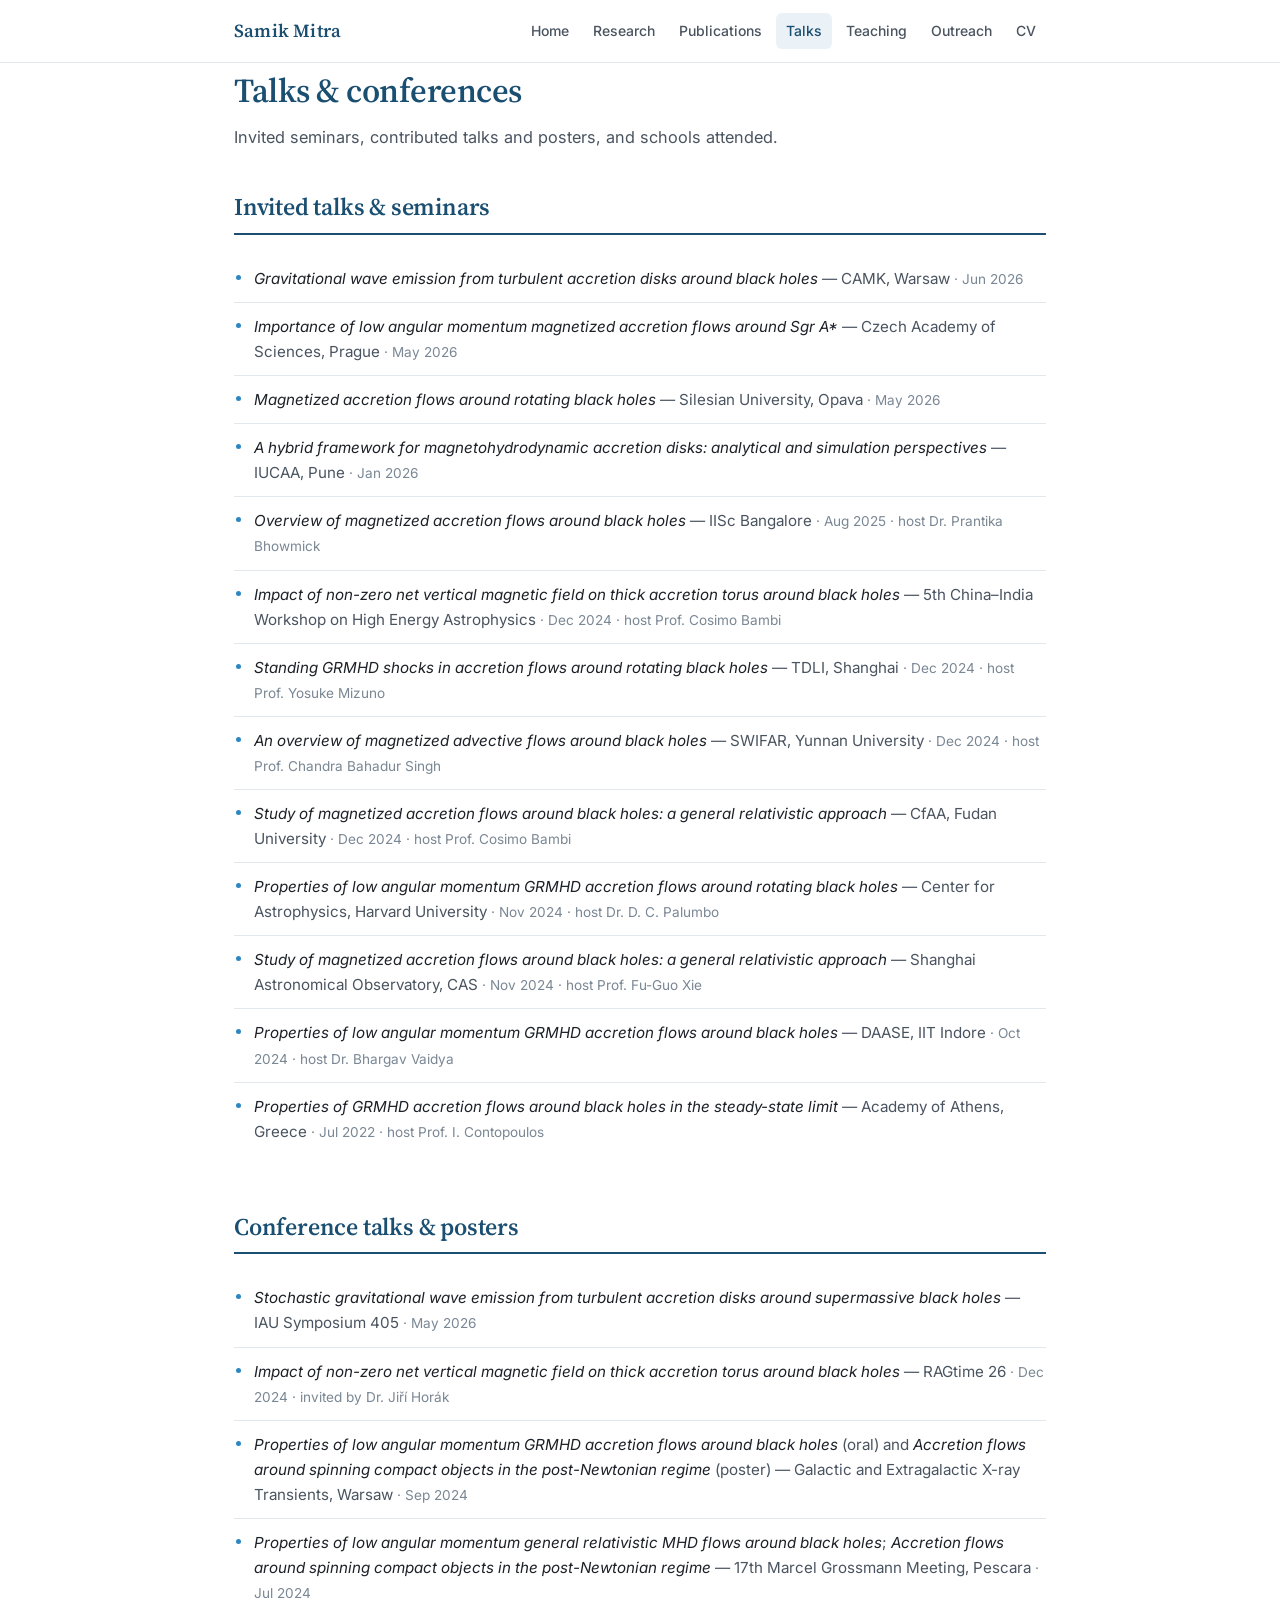
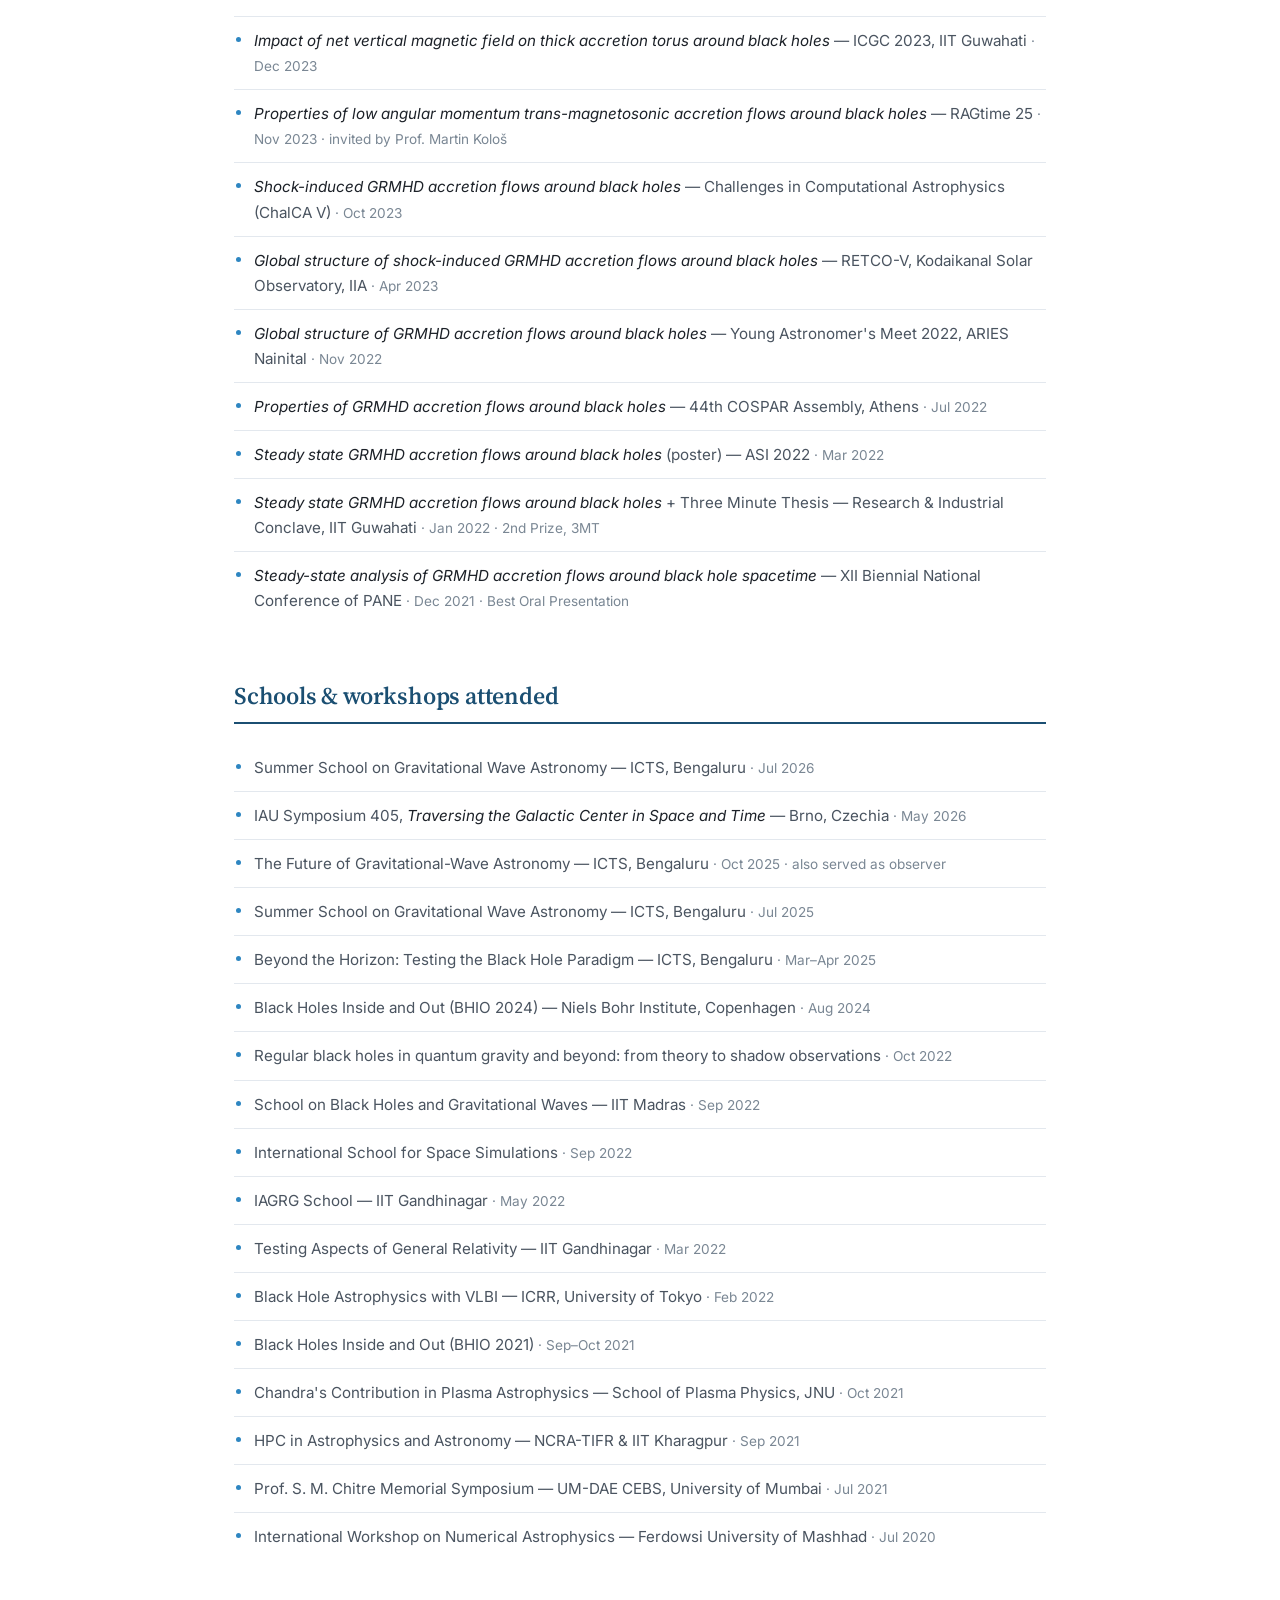
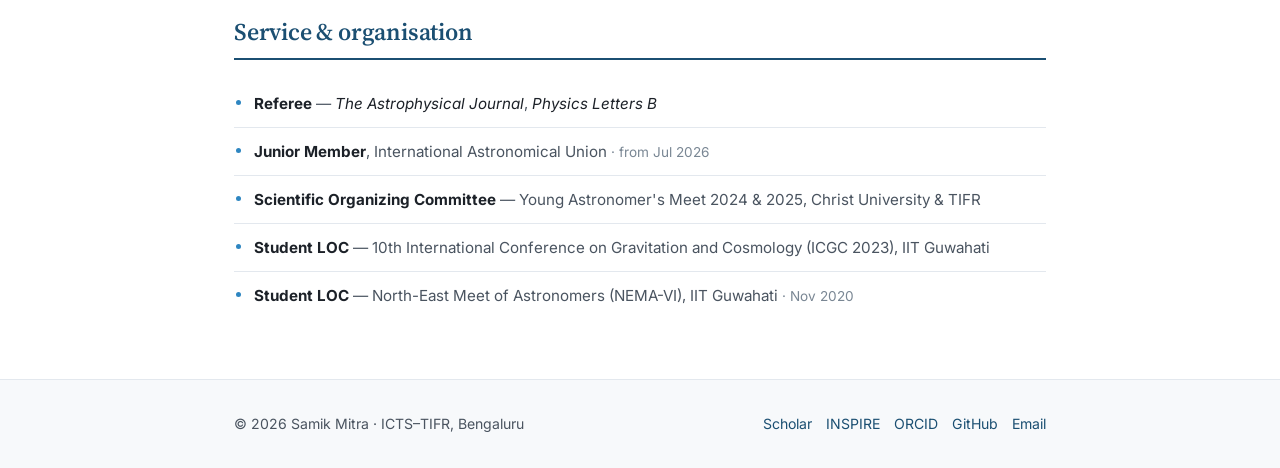
<file: talks.html>
<!DOCTYPE html>
<html lang="en">
<head>
<meta charset="utf-8">
<meta name="viewport" content="width=device-width, initial-scale=1">
<title>Talks — Samik Mitra</title>
<meta name="description" content="Invited talks, seminars, conference presentations and schools attended by Samik Mitra.">
<link rel="preconnect" href="https://fonts.googleapis.com">
<link rel="preconnect" href="https://fonts.gstatic.com" crossorigin>
<link href="https://fonts.googleapis.com/css2?family=Inter:wght@400;500;600&family=Source+Serif+4:opsz,wght@8..60,400;8..60,600&display=swap" rel="stylesheet">
<link rel="stylesheet" href="style.css">
</head>
<body>

<header class="site">
  <div class="wrap">
    <a class="brand" href="index.html">Samik Mitra</a>
    <nav class="site">
      <a href="index.html">Home</a>
      <a href="research.html">Research</a>
      <a href="publications.html">Publications</a>
      <a href="talks.html" class="active">Talks</a>
      <a href="teaching.html">Teaching</a>
      <a href="outreach.html">Outreach</a>
      <a href="cv/Mitra_Samik_CV.pdf">CV</a>
    </nav>
  </div>
</header>

<main class="wrap">
  <h1 class="page-title">Talks &amp; conferences</h1>
  <p class="page-intro">Invited seminars, contributed talks and posters, and schools attended.</p>

  <section>
    <h2 class="ruled">Invited talks &amp; seminars</h2>
    <ul class="plain">
      <li><em>Gravitational wave emission from turbulent accretion disks around black holes</em> — CAMK, Warsaw <span class="meta">· Jun 2026</span></li>
      <li><em>Importance of low angular momentum magnetized accretion flows around Sgr A*</em> — Czech Academy of Sciences, Prague <span class="meta">· May 2026</span></li>
      <li><em>Magnetized accretion flows around rotating black holes</em> — Silesian University, Opava <span class="meta">· May 2026</span></li>
      <li><em>A hybrid framework for magnetohydrodynamic accretion disks: analytical and simulation perspectives</em> — IUCAA, Pune <span class="meta">· Jan 2026</span></li>
      <li><em>Overview of magnetized accretion flows around black holes</em> — IISc Bangalore <span class="meta">· Aug 2025 · host Dr. Prantika Bhowmick</span></li>
      <li><em>Impact of non-zero net vertical magnetic field on thick accretion torus around black holes</em> — 5th China&ndash;India Workshop on High Energy Astrophysics <span class="meta">· Dec 2024 · host Prof. Cosimo Bambi</span></li>
      <li><em>Standing GRMHD shocks in accretion flows around rotating black holes</em> — TDLI, Shanghai <span class="meta">· Dec 2024 · host Prof. Yosuke Mizuno</span></li>
      <li><em>An overview of magnetized advective flows around black holes</em> — SWIFAR, Yunnan University <span class="meta">· Dec 2024 · host Prof. Chandra Bahadur Singh</span></li>
      <li><em>Study of magnetized accretion flows around black holes: a general relativistic approach</em> — CfAA, Fudan University <span class="meta">· Dec 2024 · host Prof. Cosimo Bambi</span></li>
      <li><em>Properties of low angular momentum GRMHD accretion flows around rotating black holes</em> — Center for Astrophysics, Harvard University <span class="meta">· Nov 2024 · host Dr. D. C. Palumbo</span></li>
      <li><em>Study of magnetized accretion flows around black holes: a general relativistic approach</em> — Shanghai Astronomical Observatory, CAS <span class="meta">· Nov 2024 · host Prof. Fu-Guo Xie</span></li>
      <li><em>Properties of low angular momentum GRMHD accretion flows around black holes</em> — DAASE, IIT Indore <span class="meta">· Oct 2024 · host Dr. Bhargav Vaidya</span></li>
      <li><em>Properties of GRMHD accretion flows around black holes in the steady-state limit</em> — Academy of Athens, Greece <span class="meta">· Jul 2022 · host Prof. I. Contopoulos</span></li>
    </ul>
  </section>

  <section>
    <h2 class="ruled">Conference talks &amp; posters</h2>
    <ul class="plain">
      <li><em>Stochastic gravitational wave emission from turbulent accretion disks around supermassive black holes</em> — IAU Symposium 405 <span class="meta">· May 2026</span></li>
      <li><em>Impact of non-zero net vertical magnetic field on thick accretion torus around black holes</em> — RAGtime 26 <span class="meta">· Dec 2024 · invited by Dr. Ji&#345;&iacute; Hor&aacute;k</span></li>
      <li><em>Properties of low angular momentum GRMHD accretion flows around black holes</em> (oral) and <em>Accretion flows around spinning compact objects in the post-Newtonian regime</em> (poster) — Galactic and Extragalactic X-ray Transients, Warsaw <span class="meta">· Sep 2024</span></li>
      <li><em>Properties of low angular momentum general relativistic MHD flows around black holes</em>; <em>Accretion flows around spinning compact objects in the post-Newtonian regime</em> — 17th Marcel Grossmann Meeting, Pescara <span class="meta">· Jul 2024</span></li>
      <li><em>Impact of net vertical magnetic field on thick accretion torus around black holes</em> — ICGC 2023, IIT Guwahati <span class="meta">· Dec 2023</span></li>
      <li><em>Properties of low angular momentum trans-magnetosonic accretion flows around black holes</em> — RAGtime 25 <span class="meta">· Nov 2023 · invited by Prof. Martin Kolo&scaron;</span></li>
      <li><em>Shock-induced GRMHD accretion flows around black holes</em> — Challenges in Computational Astrophysics (ChalCA V) <span class="meta">· Oct 2023</span></li>
      <li><em>Global structure of shock-induced GRMHD accretion flows around black holes</em> — RETCO-V, Kodaikanal Solar Observatory, IIA <span class="meta">· Apr 2023</span></li>
      <li><em>Global structure of GRMHD accretion flows around black holes</em> — Young Astronomer's Meet 2022, ARIES Nainital <span class="meta">· Nov 2022</span></li>
      <li><em>Properties of GRMHD accretion flows around black holes</em> — 44th COSPAR Assembly, Athens <span class="meta">· Jul 2022</span></li>
      <li><em>Steady state GRMHD accretion flows around black holes</em> (poster) — ASI 2022 <span class="meta">· Mar 2022</span></li>
      <li><em>Steady state GRMHD accretion flows around black holes</em> + Three Minute Thesis — Research &amp; Industrial Conclave, IIT Guwahati <span class="meta">· Jan 2022 · 2nd Prize, 3MT</span></li>
      <li><em>Steady-state analysis of GRMHD accretion flows around black hole spacetime</em> — XII Biennial National Conference of PANE <span class="meta">· Dec 2021 · Best Oral Presentation</span></li>
    </ul>
  </section>

  <section>
    <h2 class="ruled">Schools &amp; workshops attended</h2>
    <ul class="plain">
      <li>Summer School on Gravitational Wave Astronomy — ICTS, Bengaluru <span class="meta">· Jul 2026</span></li>
      <li>IAU Symposium 405, <em>Traversing the Galactic Center in Space and Time</em> — Brno, Czechia <span class="meta">· May 2026</span></li>
      <li>The Future of Gravitational-Wave Astronomy — ICTS, Bengaluru <span class="meta">· Oct 2025 · also served as observer</span></li>
      <li>Summer School on Gravitational Wave Astronomy — ICTS, Bengaluru <span class="meta">· Jul 2025</span></li>
      <li>Beyond the Horizon: Testing the Black Hole Paradigm — ICTS, Bengaluru <span class="meta">· Mar&ndash;Apr 2025</span></li>
      <li>Black Holes Inside and Out (BHIO 2024) — Niels Bohr Institute, Copenhagen <span class="meta">· Aug 2024</span></li>
      <li>Regular black holes in quantum gravity and beyond: from theory to shadow observations <span class="meta">· Oct 2022</span></li>
      <li>School on Black Holes and Gravitational Waves — IIT Madras <span class="meta">· Sep 2022</span></li>
      <li>International School for Space Simulations <span class="meta">· Sep 2022</span></li>
      <li>IAGRG School — IIT Gandhinagar <span class="meta">· May 2022</span></li>
      <li>Testing Aspects of General Relativity — IIT Gandhinagar <span class="meta">· Mar 2022</span></li>
      <li>Black Hole Astrophysics with VLBI — ICRR, University of Tokyo <span class="meta">· Feb 2022</span></li>
      <li>Black Holes Inside and Out (BHIO 2021) <span class="meta">· Sep&ndash;Oct 2021</span></li>
      <li>Chandra's Contribution in Plasma Astrophysics — School of Plasma Physics, JNU <span class="meta">· Oct 2021</span></li>
      <li>HPC in Astrophysics and Astronomy — NCRA-TIFR &amp; IIT Kharagpur <span class="meta">· Sep 2021</span></li>
      <li>Prof. S. M. Chitre Memorial Symposium — UM-DAE CEBS, University of Mumbai <span class="meta">· Jul 2021</span></li>
      <li>International Workshop on Numerical Astrophysics — Ferdowsi University of Mashhad <span class="meta">· Jul 2020</span></li>
    </ul>
  </section>

  <section>
    <h2 class="ruled">Service &amp; organisation</h2>
    <ul class="plain">
      <li><strong>Referee</strong> — <em>The Astrophysical Journal</em>, <em>Physics Letters B</em></li>
      <li><strong>Junior Member</strong>, International Astronomical Union <span class="meta">· from Jul 2026</span></li>
      <li><strong>Scientific Organizing Committee</strong> — Young Astronomer's Meet 2024 &amp; 2025, Christ University &amp; TIFR</li>
      <li><strong>Student LOC</strong> — 10th International Conference on Gravitation and Cosmology (ICGC 2023), IIT Guwahati</li>
      <li><strong>Student LOC</strong> — North-East Meet of Astronomers (NEMA-VI), IIT Guwahati <span class="meta">· Nov 2020</span></li>
    </ul>
  </section>

</main>

<footer class="site">
  <div class="wrap">
    <div>&copy; 2026 Samik Mitra · ICTS&ndash;TIFR, Bengaluru</div>
    <div class="fl">
      <a href="https://scholar.google.com/citations?hl=en&user=CJJ-J1IAAAAJ">Scholar</a>
      <a href="https://inspirehep.net/authors/2062596">INSPIRE</a>
      <a href="https://orcid.org/0000-0002-5730-0376">ORCID</a>
      <a href="https://github.com/R-0-n-Y">GitHub</a>
      <a href="mailto:samik.mitra@icts.res.in">Email</a>
    </div>
  </div>
</footer>

</body>
</html>
</file>
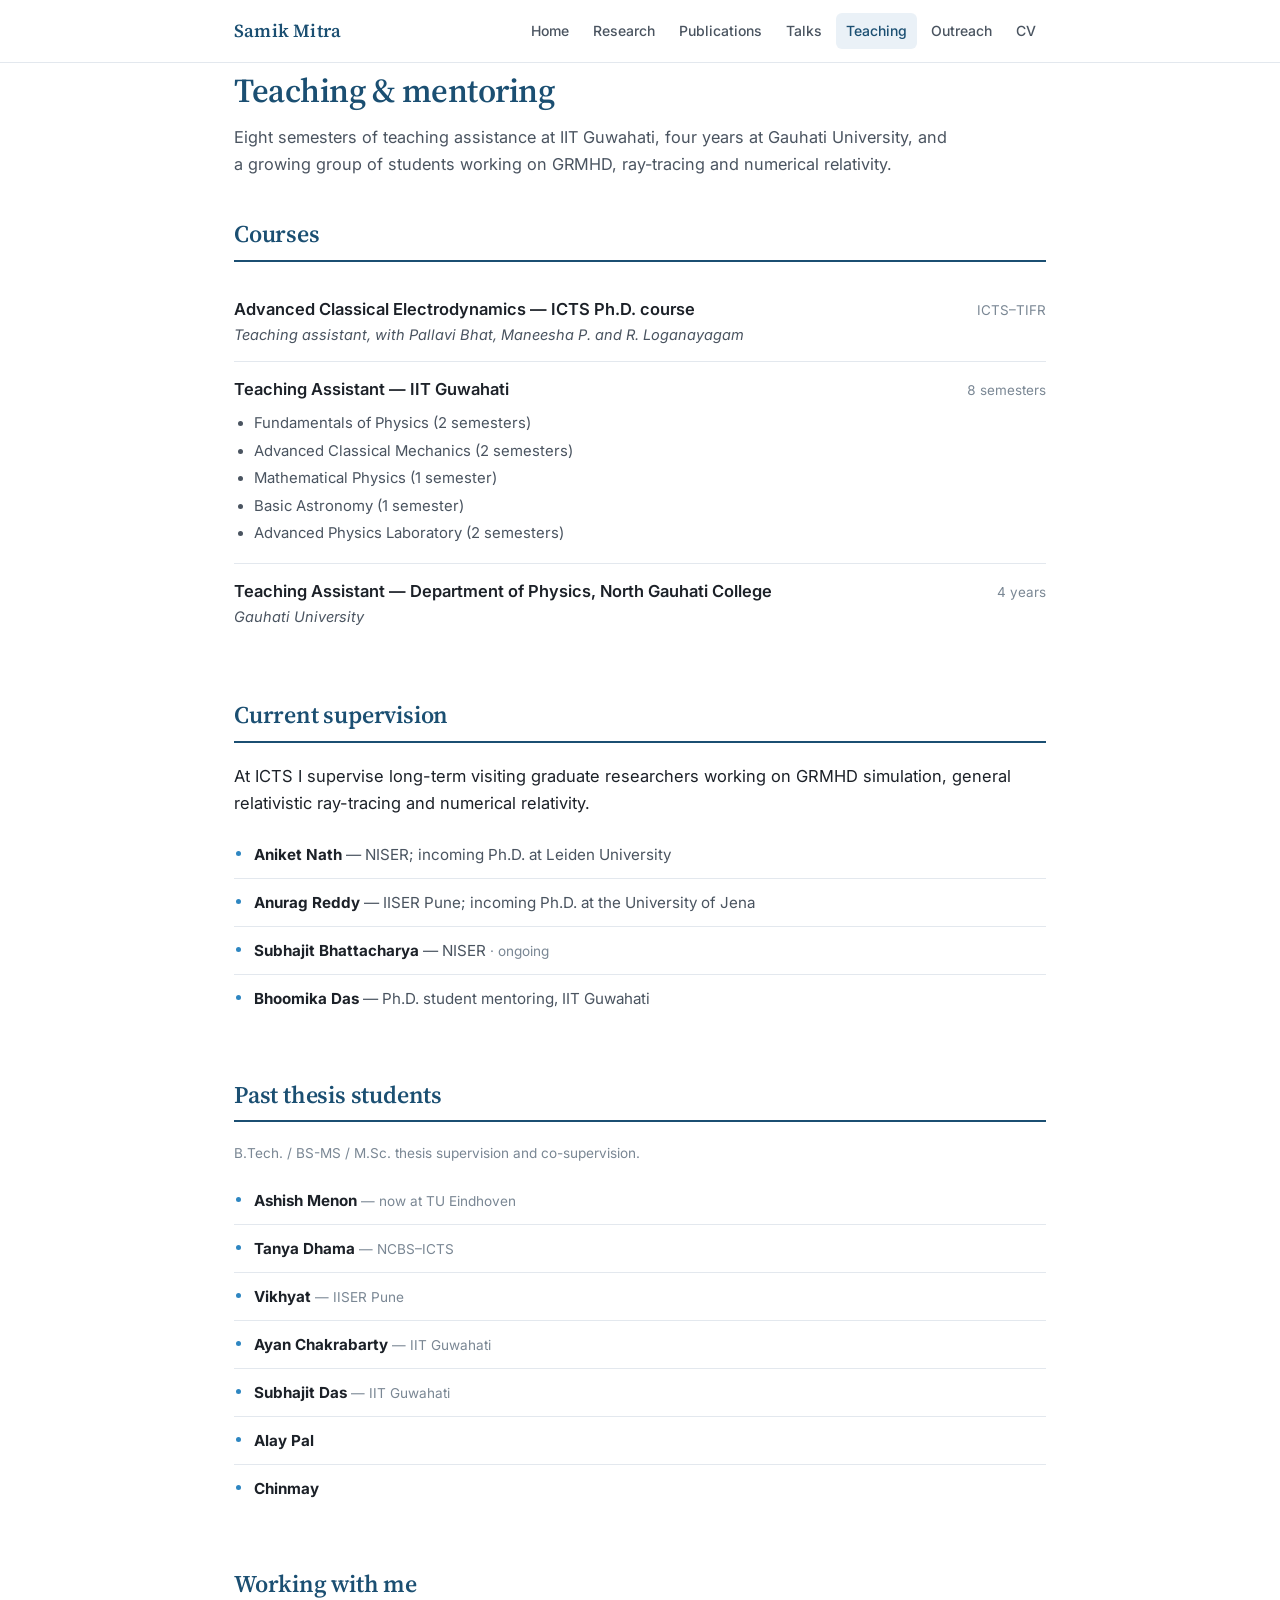
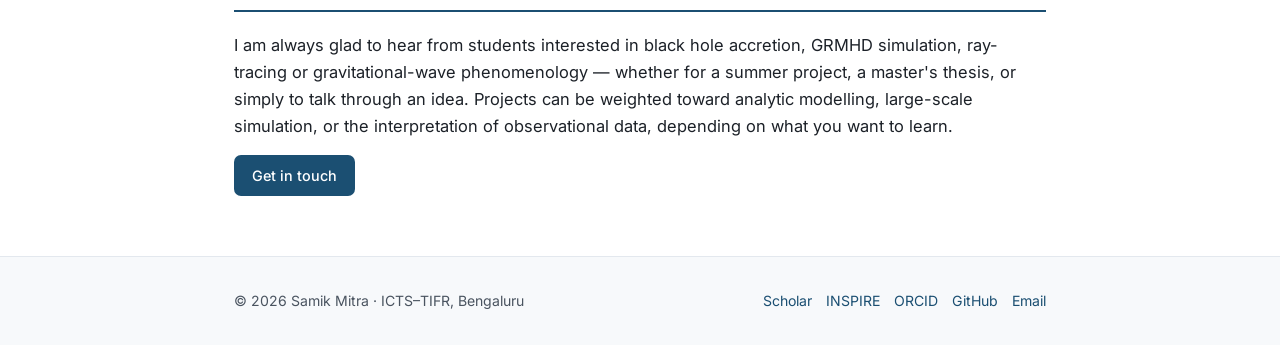
<file: teaching.html>
<!DOCTYPE html>
<html lang="en">
<head>
<meta charset="utf-8">
<meta name="viewport" content="width=device-width, initial-scale=1">
<title>Teaching &amp; Mentoring — Samik Mitra</title>
<meta name="description" content="Teaching, student supervision and mentoring by Samik Mitra.">
<link rel="preconnect" href="https://fonts.googleapis.com">
<link rel="preconnect" href="https://fonts.gstatic.com" crossorigin>
<link href="https://fonts.googleapis.com/css2?family=Inter:wght@400;500;600&family=Source+Serif+4:opsz,wght@8..60,400;8..60,600&display=swap" rel="stylesheet">
<link rel="stylesheet" href="style.css">
</head>
<body>

<header class="site">
  <div class="wrap">
    <a class="brand" href="index.html">Samik Mitra</a>
    <nav class="site">
      <a href="index.html">Home</a>
      <a href="research.html">Research</a>
      <a href="publications.html">Publications</a>
      <a href="talks.html">Talks</a>
      <a href="teaching.html" class="active">Teaching</a>
      <a href="outreach.html">Outreach</a>
      <a href="cv/Mitra_Samik_CV.pdf">CV</a>
    </nav>
  </div>
</header>

<main class="wrap">
  <h1 class="page-title">Teaching &amp; mentoring</h1>
  <p class="page-intro">
    Eight semesters of teaching assistance at IIT Guwahati, four years at Gauhati University,
    and a growing group of students working on GRMHD, ray-tracing and numerical relativity.
  </p>

  <section>
    <h2 class="ruled">Courses</h2>
    <div class="entry">
      <div class="top"><span class="what">Advanced Classical Electrodynamics — ICTS Ph.D. course</span><span class="when">ICTS&ndash;TIFR</span></div>
      <div class="who">Teaching assistant, with Pallavi Bhat, Maneesha P. and R. Loganayagam</div>
    </div>
    <div class="entry">
      <div class="top"><span class="what">Teaching Assistant — IIT Guwahati</span><span class="when">8 semesters</span></div>
      <ul>
        <li>Fundamentals of Physics (2 semesters)</li>
        <li>Advanced Classical Mechanics (2 semesters)</li>
        <li>Mathematical Physics (1 semester)</li>
        <li>Basic Astronomy (1 semester)</li>
        <li>Advanced Physics Laboratory (2 semesters)</li>
      </ul>
    </div>
    <div class="entry">
      <div class="top"><span class="what">Teaching Assistant — Department of Physics, North Gauhati College</span><span class="when">4 years</span></div>
      <div class="who">Gauhati University</div>
    </div>
  </section>

  <section>
    <h2 class="ruled">Current supervision</h2>
    <p>
      At ICTS I supervise long-term visiting graduate researchers working on GRMHD simulation,
      general relativistic ray-tracing and numerical relativity.
    </p>
    <ul class="plain">
      <li><strong>Aniket Nath</strong> — NISER; incoming Ph.D. at Leiden University</li>
      <li><strong>Anurag Reddy</strong> — IISER Pune; incoming Ph.D. at the University of Jena</li>
      <li><strong>Subhajit Bhattacharya</strong> — NISER <span class="meta">· ongoing</span></li>
      <li><strong>Bhoomika Das</strong> — Ph.D. student mentoring, IIT Guwahati</li>
    </ul>
  </section>

  <section>
    <h2 class="ruled">Past thesis students</h2>
    <p class="meta" style="margin-bottom:12px">B.Tech. / BS-MS / M.Sc. thesis supervision and co-supervision.</p>
    <ul class="plain">
      <li><strong>Ashish Menon</strong> <span class="meta">— now at TU Eindhoven</span></li>
      <li><strong>Tanya Dhama</strong> <span class="meta">— NCBS&ndash;ICTS</span></li>
      <li><strong>Vikhyat</strong> <span class="meta">— IISER Pune</span></li>
      <li><strong>Ayan Chakrabarty</strong> <span class="meta">— IIT Guwahati</span></li>
      <li><strong>Subhajit Das</strong> <span class="meta">— IIT Guwahati</span></li>
      <li><strong>Alay Pal</strong></li>
      <li><strong>Chinmay</strong></li>
    </ul>
  </section>

  <section>
    <h2 class="ruled">Working with me</h2>
    <p>
      I am always glad to hear from students interested in black hole accretion, GRMHD
      simulation, ray-tracing or gravitational-wave phenomenology &mdash; whether for a summer
      project, a master's thesis, or simply to talk through an idea. Projects can be weighted
      toward analytic modelling, large-scale simulation, or the interpretation of observational
      data, depending on what you want to learn.
    </p>
    <p><a class="btn" href="mailto:samik.mitra@icts.res.in">Get in touch</a></p>
  </section>

</main>

<footer class="site">
  <div class="wrap">
    <div>&copy; 2026 Samik Mitra · ICTS&ndash;TIFR, Bengaluru</div>
    <div class="fl">
      <a href="https://scholar.google.com/citations?hl=en&user=CJJ-J1IAAAAJ">Scholar</a>
      <a href="https://inspirehep.net/authors/2062596">INSPIRE</a>
      <a href="https://orcid.org/0000-0002-5730-0376">ORCID</a>
      <a href="https://github.com/R-0-n-Y">GitHub</a>
      <a href="mailto:samik.mitra@icts.res.in">Email</a>
    </div>
  </div>
</footer>

</body>
</html>
</file>
<file: style.css>
/* ============================================================
   Samik Mitra — personal academic site
   Single stylesheet. Edit colors in :root and everything follows.
   ============================================================ */

:root {
  --accent:        #1B4F72;   /* deep blue (from your CV) */
  --accent-light:  #2E86C1;
  --accent-soft:   #eaf1f7;
  --ink:           #1c2128;
  --ink-soft:      #4a5460;
  --ink-faint:     #7a8794;
  --rule:          #e3e8ee;
  --bg:            #ffffff;
  --bg-alt:        #f7f9fb;
  --maxw:          860px;
  --serif: "Source Serif 4", "Iowan Old Style", Georgia, "Times New Roman", serif;
  --sans:  "Inter", -apple-system, BlinkMacSystemFont, "Segoe UI", Helvetica, Arial, sans-serif;
}

* { box-sizing: border-box; }

html { scroll-behavior: smooth; }

body {
  margin: 0;
  background: var(--bg);
  color: var(--ink);
  font-family: var(--sans);
  font-size: 16.5px;
  line-height: 1.65;
  -webkit-font-smoothing: antialiased;
}

.wrap { max-width: var(--maxw); margin: 0 auto; padding: 0 24px; }

a { color: var(--accent); text-decoration: none; }
a:hover { text-decoration: underline; }

/* ---------- Header / nav ---------- */
header.site {
  border-bottom: 1px solid var(--rule);
  background: rgba(255,255,255,.92);
  backdrop-filter: saturate(180%) blur(8px);
  position: sticky; top: 0; z-index: 50;
}
header.site .wrap {
  display: flex; align-items: center; justify-content: space-between;
  gap: 16px; min-height: 62px; flex-wrap: wrap;
}
.brand {
  font-family: var(--serif);
  font-size: 1.15rem; font-weight: 600; color: var(--accent);
  letter-spacing: .2px; white-space: nowrap;
}
.brand:hover { text-decoration: none; }
nav.site { display: flex; gap: 4px; flex-wrap: wrap; }
nav.site a {
  color: var(--ink-soft);
  font-size: .875rem; font-weight: 500;
  padding: 6px 10px; border-radius: 6px;
}
nav.site a:hover { background: var(--accent-soft); color: var(--accent); text-decoration: none; }
nav.site a.active { color: var(--accent); background: var(--accent-soft); }

/* ---------- Hero ---------- */
.hero {
  background: linear-gradient(180deg, #0b1220 0%, #101c2e 100%);
  color: #eef3f8;
  padding: 0; position: relative; overflow: hidden;
  border-bottom: 1px solid #0b1220;
}
.hero .wrap {
  position: relative; z-index: 2;
  padding: 72px 24px 64px;
  display: grid; grid-template-columns: 1fr 260px; gap: 40px; align-items: center;
}
.hero-art { position: absolute; inset: 0; z-index: 1; opacity: .95; }
.hero-art img, .hero-art svg { width: 100%; height: 100%; object-fit: cover; object-position: right center; }
.hero h1 {
  font-family: var(--serif);
  font-size: clamp(2rem, 5vw, 2.9rem);
  line-height: 1.12; margin: 0 0 6px; font-weight: 600; letter-spacing: -.5px;
}
.hero .role { color: #9fc4e2; font-size: 1rem; margin: 0 0 4px; font-weight: 500; }
.hero .affil { color: #b9c8d6; font-size: .93rem; margin: 0 0 18px; }
.hero p.lede { color: #d5e0ea; font-size: 1.02rem; max-width: 46em; margin: 0 0 22px; }
.hero .links { display: flex; flex-wrap: wrap; gap: 8px; }
.hero .links a {
  color: #dbe8f3; border: 1px solid rgba(255,255,255,.28);
  padding: 6px 12px; border-radius: 999px; font-size: .82rem; font-weight: 500;
  background: rgba(255,255,255,.06);
}
.hero .links a:hover { background: rgba(255,255,255,.16); text-decoration: none; }
.hero .links a.primary { background: var(--accent-light); border-color: var(--accent-light); color: #fff; }

.portrait {
  width: 100%; aspect-ratio: 1/1; border-radius: 50%;
  object-fit: cover; border: 3px solid rgba(255,255,255,.25);
  background: #1b2b40;
}
.portrait-placeholder {
  width: 100%; aspect-ratio: 1/1; border-radius: 50%;
  border: 2px dashed rgba(255,255,255,.3);
  display: grid; place-items: center; text-align: center;
  color: #8fa6bb; font-size: .74rem; padding: 20px; line-height: 1.4;
}

/* ---------- Sections ---------- */
main { padding: 48px 0 20px; }
section { margin-bottom: 52px; }
h2 {
  font-family: var(--serif); font-size: 1.5rem; font-weight: 600;
  color: var(--accent); margin: 0 0 4px; letter-spacing: -.2px;
}
h2 + .sub { color: var(--ink-faint); font-size: .88rem; margin: 0 0 20px; }
h2.ruled { border-bottom: 2px solid var(--accent); padding-bottom: 6px; margin-bottom: 20px; }
h3 {
  font-family: var(--serif); font-size: 1.12rem; font-weight: 600;
  margin: 26px 0 8px; color: var(--ink);
}
h4 { font-size: .8rem; text-transform: uppercase; letter-spacing: .9px;
     color: var(--ink-faint); margin: 24px 0 10px; font-weight: 600; }
p { margin: 0 0 14px; }

.page-title {
  font-family: var(--serif); font-size: 2.1rem; font-weight: 600;
  color: var(--accent); margin: 0 0 6px; letter-spacing: -.5px;
}
.page-intro { color: var(--ink-soft); font-size: 1.02rem; margin: 0 0 36px; max-width: 44em; }

/* ---------- Stat strip ---------- */
.stats {
  display: grid; grid-template-columns: repeat(4, 1fr); gap: 1px;
  background: var(--rule); border: 1px solid var(--rule); border-radius: 10px;
  overflow: hidden; margin: 0 0 44px;
}
.stat { background: #fff; padding: 18px 14px; text-align: center; }
.stat .n { font-family: var(--serif); font-size: 1.7rem; font-weight: 600; color: var(--accent); display: block; line-height: 1.1; }
.stat .l { font-size: .74rem; text-transform: uppercase; letter-spacing: .7px; color: var(--ink-faint); }

/* ---------- Cards ---------- */
.cards { display: grid; grid-template-columns: repeat(auto-fit, minmax(250px,1fr)); gap: 16px; }
.card {
  border: 1px solid var(--rule); border-radius: 10px; padding: 20px 20px 18px;
  background: #fff; transition: border-color .15s, box-shadow .15s;
}
.card:hover { border-color: var(--accent-light); box-shadow: 0 3px 14px rgba(27,79,114,.07); }
.card h3 { margin: 0 0 8px; font-size: 1.03rem; }
.card p { font-size: .92rem; color: var(--ink-soft); margin: 0; }

/* ---------- Figures ---------- */
figure.fig {
  margin: 26px 0 8px; padding: 0;
}
figure.fig img {
  display: block; width: 100%; height: auto;
  border: 1px solid var(--rule); border-radius: 8px; background: #fff;
}
figure.fig.dark img { background: #000; border-color: #d3dae2; }
figure.fig.narrow { max-width: 460px; }
figure.fig figcaption {
  font-size: .84rem; color: var(--ink-faint); line-height: 1.55;
  margin-top: 9px; padding-left: 2px; border-left: 2px solid var(--accent-soft);
  padding-left: 10px;
}
figure.fig figcaption strong { color: var(--ink-soft); font-weight: 600; }

/* ---------- Timeline / entries ---------- */
.entry { padding: 14px 0; border-bottom: 1px solid var(--rule); }
.entry:last-child { border-bottom: none; }
.entry .top { display: flex; justify-content: space-between; gap: 16px; align-items: baseline; flex-wrap: wrap; }
.entry .what { font-weight: 600; color: var(--ink); }
.entry .when { color: var(--ink-faint); font-size: .84rem; white-space: nowrap; font-variant-numeric: tabular-nums; }
.entry .who { color: var(--ink-soft); font-size: .91rem; font-style: italic; }
.entry ul { margin: 8px 0 0; padding-left: 20px; }
.entry li { font-size: .93rem; color: var(--ink-soft); margin-bottom: 3px; }

/* ---------- Publications ---------- */
ol.pubs { list-style: none; counter-reset: pub; padding: 0; margin: 0; }
ol.pubs li {
  counter-increment: pub; position: relative;
  padding: 16px 0 16px 42px; border-bottom: 1px solid var(--rule);
}
ol.pubs li:last-child { border-bottom: none; }
ol.pubs li::before {
  content: counter(pub); position: absolute; left: 0; top: 17px;
  width: 27px; height: 27px; border-radius: 50%;
  background: var(--accent-soft); color: var(--accent);
  font-size: .78rem; font-weight: 600; display: grid; place-items: center;
  font-variant-numeric: tabular-nums;
}
.pub-title { font-weight: 600; color: var(--ink); display: block; margin-bottom: 3px; line-height: 1.45; }
.pub-authors { font-size: .89rem; color: var(--ink-soft); }
.pub-authors .me { color: var(--accent); font-weight: 600; }
.pub-venue { font-size: .87rem; color: var(--ink-faint); font-style: italic; }
.tag {
  display: inline-block; font-size: .68rem; text-transform: uppercase; letter-spacing: .6px;
  padding: 2px 7px; border-radius: 4px; font-weight: 600; vertical-align: 2px; margin-left: 6px;
}
.tag.first { background: var(--accent); color: #fff; }
.tag.review { background: #fdf0d5; color: #8a5b00; }
.tag.proc { background: #eef3f7; color: var(--ink-soft); }

/* ---------- Lists ---------- */
ul.plain { list-style: none; padding: 0; margin: 0; }
ul.plain > li {
  padding: 11px 0 11px 20px; border-bottom: 1px solid var(--rule);
  font-size: .95rem; position: relative; color: var(--ink-soft);
}
ul.plain > li:last-child { border-bottom: none; }
ul.plain > li::before {
  content: ""; position: absolute; left: 2px; top: 20px;
  width: 5px; height: 5px; border-radius: 50%; background: var(--accent-light);
}
ul.plain li strong, ul.plain li em { color: var(--ink); }
.meta { color: var(--ink-faint); font-size: .85rem; }

/* ---------- Callout ---------- */
.callout {
  background: var(--bg-alt); border-left: 3px solid var(--accent-light);
  padding: 16px 20px; border-radius: 0 8px 8px 0; margin: 0 0 24px;
  font-size: .94rem; color: var(--ink-soft);
}

/* ---------- Buttons ---------- */
.btn {
  display: inline-block; background: var(--accent); color: #fff;
  padding: 9px 18px; border-radius: 7px; font-size: .9rem; font-weight: 500;
}
.btn:hover { background: var(--accent-light); text-decoration: none; }
.btn.ghost { background: transparent; color: var(--accent); border: 1px solid var(--accent); }
.btn.ghost:hover { background: var(--accent-soft); }

/* ---------- Chips ---------- */
.chips { display: flex; flex-wrap: wrap; gap: 7px; margin: 10px 0 0; }
.chip {
  background: var(--accent-soft); color: var(--accent);
  padding: 4px 11px; border-radius: 999px; font-size: .82rem; font-weight: 500;
}

/* ---------- Footer ---------- */
footer.site {
  border-top: 1px solid var(--rule); background: var(--bg-alt);
  margin-top: 60px; padding: 32px 0; font-size: .88rem; color: var(--ink-soft);
}
footer.site .wrap { display: flex; justify-content: space-between; gap: 20px; flex-wrap: wrap; }
footer.site .fl { display: flex; gap: 14px; flex-wrap: wrap; }

/* ---------- Responsive ---------- */
@media (max-width: 700px) {
  .hero .wrap { grid-template-columns: 1fr; padding: 48px 24px 44px; }
  .portrait, .portrait-placeholder { max-width: 170px; }
  .stats { grid-template-columns: repeat(2, 1fr); }
  header.site .wrap { min-height: auto; padding-top: 10px; padding-bottom: 10px; }
}

@media print {
  header.site, footer.site, .hero-art { display: none; }
  body { font-size: 11pt; }
}
</file>
